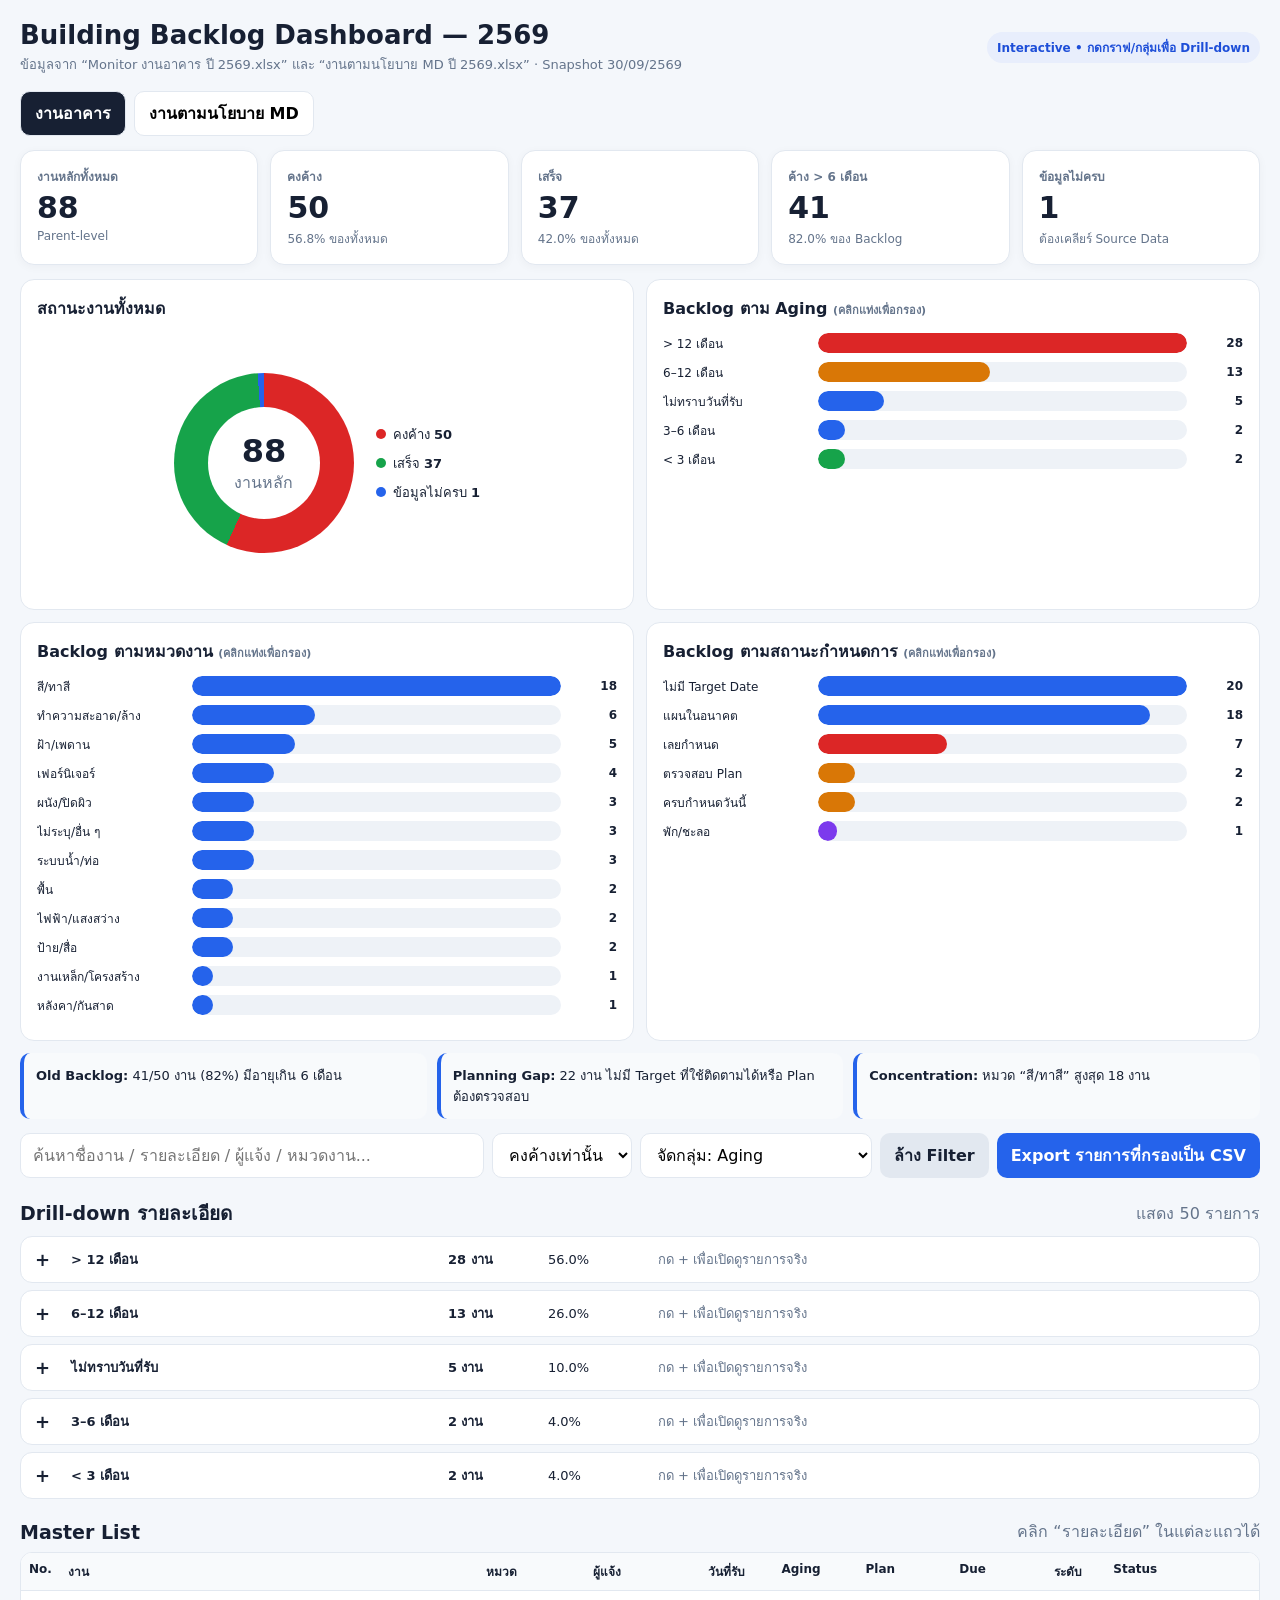
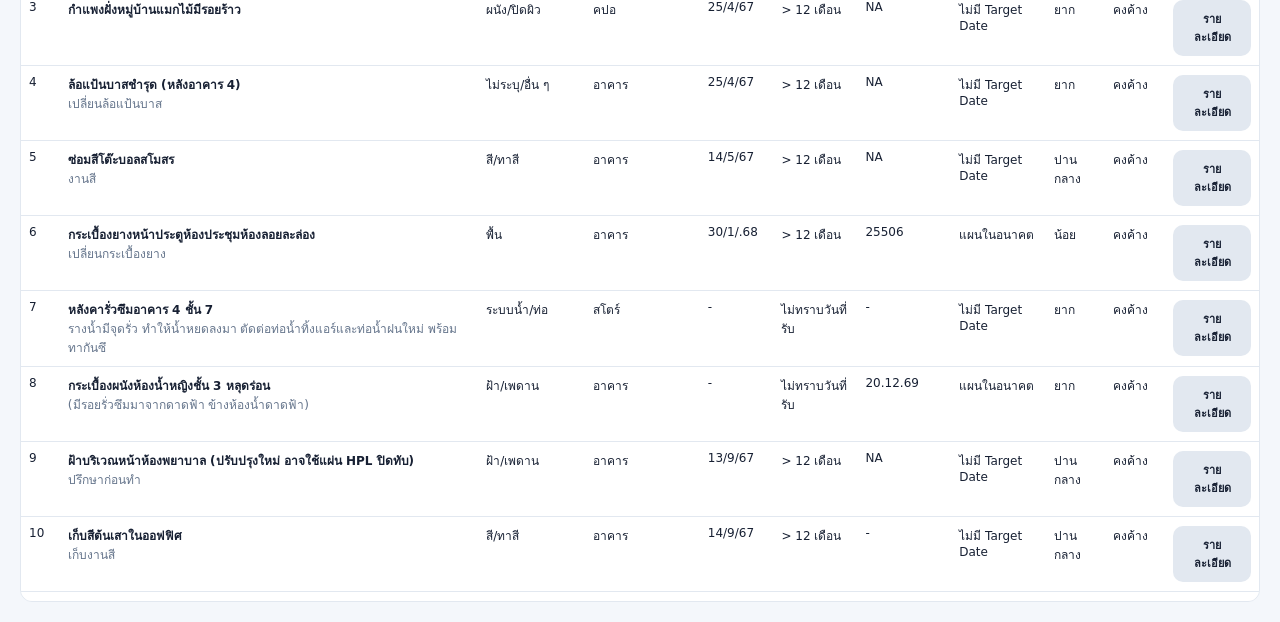
<file: building-backlog-dashboard/index.html>
<!doctype html>
<html lang="th"><head><meta charset="utf-8"><meta name="viewport" content="width=device-width,initial-scale=1">
<title>Practika Building Backlog Dashboard 2569</title>
<style>
:root{--bg:#f4f7fb;--panel:#fff;--ink:#172033;--muted:#64748b;--line:#e2e8f0;--blue:#2563eb;--red:#dc2626;--amber:#d97706;--green:#16a34a;--purple:#7c3aed;--cyan:#0891b2}
*{box-sizing:border-box} body{margin:0;font-family:system-ui,-apple-system,"Segoe UI","Noto Sans Thai",sans-serif;background:var(--bg);color:var(--ink)}
.wrap{max-width:1500px;margin:auto;padding:20px} .topbar{display:flex;gap:12px;align-items:center;justify-content:space-between;margin-bottom:16px;flex-wrap:wrap}
h1{font-size:26px;margin:0} .subtitle{color:var(--muted);font-size:13px;margin-top:4px} .badge{display:inline-flex;align-items:center;padding:6px 10px;border-radius:999px;background:#e8eefc;color:#1d4ed8;font-weight:700;font-size:12px}
.tabs{display:flex;gap:8px;flex-wrap:wrap} .tab{border:1px solid var(--line);background:#fff;border-radius:10px;padding:9px 14px;cursor:pointer;font-weight:700} .tab.active{background:#172033;color:#fff}
.cards{display:grid;grid-template-columns:repeat(5,minmax(150px,1fr));gap:12px;margin:14px 0} .card{background:var(--panel);border:1px solid var(--line);border-radius:14px;padding:16px;box-shadow:0 2px 10px rgba(15,23,42,.04)}
.card .label{color:var(--muted);font-size:12px;font-weight:700} .card .value{font-size:30px;font-weight:850;margin:4px 0} .card .foot{font-size:12px;color:var(--muted)}
.grid2{display:grid;grid-template-columns:1fr 1fr;gap:12px} .panel{background:#fff;border:1px solid var(--line);border-radius:14px;padding:16px;min-width:0} .panel h3{margin:0 0 12px;font-size:16px}
.chart{min-height:290px} .barrow{display:grid;grid-template-columns:minmax(110px,1.2fr) 3fr 48px;gap:8px;align-items:center;margin:9px 0;cursor:pointer} .barrow:hover .bar{filter:brightness(.97)}
.barlabel{font-size:12px;overflow:hidden;text-overflow:ellipsis;white-space:nowrap} .bartrack{height:20px;background:#eef2f7;border-radius:999px;overflow:hidden} .bar{height:100%;border-radius:999px;background:linear-gradient(90deg,#3b82f6,#2563eb);min-width:2px} .barval{font-weight:800;text-align:right;font-size:12px}
.donutwrap{display:flex;gap:22px;align-items:center;justify-content:center;min-height:260px;flex-wrap:wrap} .donut{width:180px;height:180px;border-radius:50%;display:grid;place-items:center;position:relative} .donut:after{content:"";position:absolute;width:112px;height:112px;border-radius:50%;background:#fff} .donutcenter{position:relative;z-index:2;text-align:center} .donutcenter b{font-size:32px;display:block} .legend{display:grid;gap:8px;font-size:13px} .dot{width:10px;height:10px;border-radius:50%;display:inline-block;margin-right:7px}
.controls{display:flex;gap:8px;flex-wrap:wrap;margin:14px 0} input,select,button{font:inherit} input,select{background:#fff;border:1px solid var(--line);border-radius:10px;padding:10px 12px} input{min-width:260px;flex:1} button{border:0;border-radius:10px;padding:10px 14px;cursor:pointer;font-weight:750} .primary{background:#2563eb;color:#fff} .secondary{background:#e2e8f0;color:#172033}
.section-title{display:flex;align-items:center;justify-content:space-between;gap:10px;margin:20px 0 8px} .section-title h2{font-size:19px;margin:0}
summary{list-style:none;cursor:pointer} summary::-webkit-details-marker{display:none} .group{background:#fff;border:1px solid var(--line);border-radius:12px;margin:7px 0;overflow:hidden} .group>summary{padding:12px 14px;display:grid;grid-template-columns:26px minmax(180px,1fr) 90px 100px 1.6fr;gap:10px;align-items:center;font-size:13px} .group>summary:hover{background:#f8fafc} .chev{font-size:18px;font-weight:900} details[open]>.group-summary .chev::before{content:"−"} .chev::before{content:"+"}
.group-list{border-top:1px solid var(--line);padding:0 14px 10px;background:#fbfdff} .item{border-bottom:1px solid #edf2f7;padding:10px 0} .item:last-child{border-bottom:0} .item-head{display:grid;grid-template-columns:52px minmax(240px,2fr) 1fr 1fr 110px 90px;gap:10px;align-items:center;font-size:12px} .item-name{font-weight:750} .pill{padding:3px 8px;border-radius:999px;background:#eef2ff;color:#4338ca;display:inline-block;font-weight:700;font-size:11px} .muted{color:var(--muted)}
.item details{margin-top:6px} .item details summary{font-size:12px;color:#2563eb;font-weight:700} .detailbox{margin-top:7px;background:#f8fafc;border-radius:8px;padding:10px;font-size:12px;display:grid;grid-template-columns:repeat(2,minmax(0,1fr));gap:7px 16px} .detailbox .full{grid-column:1/-1;white-space:pre-wrap}
table{border-collapse:collapse;width:100%;font-size:12px} th,td{padding:9px 8px;border-bottom:1px solid var(--line);text-align:left;vertical-align:top} th{position:sticky;top:0;background:#f8fafc;z-index:1} .tablewrap{max-height:650px;overflow:auto;border:1px solid var(--line);border-radius:12px;background:#fff}
.insight{display:grid;grid-template-columns:repeat(3,1fr);gap:10px;margin-top:12px} .insight>div{padding:12px;border-radius:10px;background:#f8fafc;border-left:4px solid #2563eb;font-size:13px}
.hidden{display:none!important} .warn{color:#b45309} .danger{color:#b91c1c} .good{color:#15803d} .small{font-size:11px}
@media(max-width:900px){.cards{grid-template-columns:repeat(2,1fr)}.grid2{grid-template-columns:1fr}.group>summary{grid-template-columns:26px 1fr 70px}.group>summary>*:nth-child(n+4){display:none}.item-head{grid-template-columns:42px 1fr 90px}.item-head>*:nth-child(3),.item-head>*:nth-child(4),.item-head>*:nth-child(6){display:none}.detailbox{grid-template-columns:1fr}.insight{grid-template-columns:1fr}}
@media print{.controls,.tabs,button{display:none!important} body{background:#fff} .panel,.card,.group{box-shadow:none}}
</style></head>
<body><div class="wrap">
<div class="topbar"><div><h1>Building Backlog Dashboard — 2569</h1><div class="subtitle">ข้อมูลจาก “Monitor งานอาคาร ปี 2569.xlsx” และ “งานตามนโยบาย MD ปี 2569.xlsx” · Snapshot 30/09/2569</div></div><div class="badge">Interactive • กดกราฟ/กลุ่มเพื่อ Drill-down</div></div>
<div class="tabs"><button class="tab active" data-tab="building">งานอาคาร</button><button class="tab" data-tab="md">งานตามนโยบาย MD</button></div>

<section id="buildingTab">
<div class="cards" id="cards"></div>
<div class="grid2">
  <div class="panel chart"><h3>สถานะงานทั้งหมด</h3><div id="statusDonut"></div></div>
  <div class="panel chart"><h3>Backlog ตาม Aging <span class="small muted">(คลิกแท่งเพื่อกรอง)</span></h3><div id="agingChart"></div></div>
  <div class="panel chart"><h3>Backlog ตามหมวดงาน <span class="small muted">(คลิกแท่งเพื่อกรอง)</span></h3><div id="categoryChart"></div></div>
  <div class="panel chart"><h3>Backlog ตามสถานะกำหนดการ <span class="small muted">(คลิกแท่งเพื่อกรอง)</span></h3><div id="dueChart"></div></div>
</div>
<div class="insight" id="insights"></div>
<div class="controls">
<input id="search" placeholder="ค้นหาชื่องาน / รายละเอียด / ผู้แจ้ง / หมวดงาน...">
<select id="statusFilter"><option value="คงค้าง">คงค้างเท่านั้น</option><option value="ALL">ทุกสถานะ</option><option value="เสร็จ">เสร็จ</option><option value="ข้อมูลไม่ครบ">ข้อมูลไม่ครบ</option></select>
<select id="groupBy"><option value="aging">จัดกลุ่ม: Aging</option><option value="category">จัดกลุ่ม: หมวดงาน</option><option value="dueStatus">จัดกลุ่ม: Due Status</option><option value="difficulty">จัดกลุ่ม: ความยาก</option><option value="requester">จัดกลุ่ม: ผู้แจ้ง/เจ้าของเรื่อง</option></select>
<button class="secondary" id="reset">ล้าง Filter</button><button class="primary" id="csv">Export รายการที่กรองเป็น CSV</button>
</div>
<div class="section-title"><h2>Drill-down รายละเอียด</h2><div class="muted" id="resultCount"></div></div>
<div id="drilldown"></div>
<div class="section-title"><h2>Master List</h2><div class="muted">คลิก “รายละเอียด” ในแต่ละแถวได้</div></div>
<div class="tablewrap"><table><thead><tr><th>No.</th><th>งาน</th><th>หมวด</th><th>ผู้แจ้ง</th><th>วันที่รับ</th><th>Aging</th><th>Plan</th><th>Due</th><th>ระดับ</th><th>Status</th><th></th></tr></thead><tbody id="masterBody"></tbody></table></div>
</section>

<section id="mdTab" class="hidden">
<div class="cards" id="mdCards"></div>
<div class="grid2"><div class="panel chart"><h3>สถานะงานตามนโยบาย MD</h3><div id="mdDonut"></div></div><div class="panel chart"><h3>สถานะ Target ของงานที่ยังไม่จบ</h3><div id="mdDueChart"></div></div></div>
<div class="controls"><input id="mdSearch" placeholder="ค้นหางานตามนโยบาย MD..."><select id="mdStatus"><option value="ALL">ทุกสถานะ</option><option value="คงค้าง">คงค้าง</option><option value="พัก/ชะลอ">พัก/ชะลอ</option><option value="เสร็จ">เสร็จ</option></select><button class="secondary" id="mdReset">ล้าง Filter</button></div>
<div class="section-title"><h2>รายละเอียดงาน MD</h2><div class="muted" id="mdCount"></div></div><div class="tablewrap"><table><thead><tr><th>No.</th><th>ชื่องาน</th><th>รับนโยบาย</th><th>Target</th><th>Actual</th><th>Due Status</th><th>Status</th><th>หมายเหตุ</th></tr></thead><tbody id="mdBody"></tbody></table></div>
</section>
</div>
<script>
const DATA=[{"id": 1, "excelRow": 5, "name": "พื้นตัวหนอนทรุด บริเวณที่จอดรถผู้มาติดต่อข้างสระ", "nameRaw": "พื้นตัวหนอนทรุด บริเวณที่จอดรถผู้มาติดต่อข้างสระ", "categoryRaw": "พื้น", "category": "พื้น", "requester": "อาคาร", "receivedRaw": "21/2/67", "received": "21/02/2567", "planRaw": "25384", "plan": "30/06/2569", "actualRaw": "25358", "actual": "04/06/2569", "detail": "", "difficulty": "ยากมาก", "status": "เสร็จ", "aging": "", "ageDays": 952, "dueStatus": "", "repairNo": ""}, {"id": 3, "excelRow": 6, "name": "กำแพงฝั่งหมู่บ้านแมกไม้มีรอยร้าว", "nameRaw": "กำแพงฝั่งหมู่บ้านแมกไม้มีรอยร้าว", "categoryRaw": "ผนัง", "category": "ผนัง/ปิดผิว", "requester": "คปอ", "receivedRaw": "25/4/67", "received": "25/04/2567", "planRaw": "NA", "plan": "", "actualRaw": "", "actual": "", "detail": "", "difficulty": "ยาก", "status": "คงค้าง", "aging": "> 12 เดือน", "ageDays": 888, "dueStatus": "ไม่มี Target Date", "repairNo": ""}, {"id": 4, "excelRow": 7, "name": "ล้อแป้นบาสชำรุด (หลังอาคาร 4)", "nameRaw": "ล้อแป้นบาสชำรุด (หลังอาคาร 4)", "categoryRaw": "", "category": "ไม่ระบุ/อื่น ๆ", "requester": "อาคาร", "receivedRaw": "25/4/67", "received": "25/04/2567", "planRaw": "NA", "plan": "", "actualRaw": "", "actual": "", "detail": "เปลี่ยนล้อแป้นบาส", "difficulty": "ยาก", "status": "คงค้าง", "aging": "> 12 เดือน", "ageDays": 888, "dueStatus": "ไม่มี Target Date", "repairNo": ""}, {"id": 5, "excelRow": 8, "name": "ซ่อมสีโต๊ะบอลสโมสร", "nameRaw": "ซ่อมสีโต๊ะบอลสโมสร", "categoryRaw": "สี", "category": "สี/ทาสี", "requester": "อาคาร", "receivedRaw": "14/5/67", "received": "14/05/2567", "planRaw": "NA", "plan": "", "actualRaw": "", "actual": "", "detail": "งานสี", "difficulty": "ปานกลาง", "status": "คงค้าง", "aging": "> 12 เดือน", "ageDays": 869, "dueStatus": "ไม่มี Target Date", "repairNo": ""}, {"id": 6, "excelRow": 9, "name": "กระเบื้องยางหน้าประตูห้องประชุมห้องลอยละล่อง", "nameRaw": "กระเบื้องยางหน้าประตูห้องประชุมห้องลอยละล่อง", "categoryRaw": "พื้น", "category": "พื้น", "requester": "อาคาร", "receivedRaw": "30/1/.68", "received": "30/01/2568", "planRaw": "25506", "plan": "30/10/2569", "actualRaw": "", "actual": "", "detail": "เปลี่ยนกระเบื้องยาง", "difficulty": "น้อย", "status": "คงค้าง", "aging": "> 12 เดือน", "ageDays": 608, "dueStatus": "แผนในอนาคต", "repairNo": ""}, {"id": 7, "excelRow": 10, "name": "หลังคารั่วซึมอาคาร 4 ชั้น 7", "nameRaw": "หลังคารั่วซึมอาคาร 4 ชั้น 7", "categoryRaw": "หลังคา", "category": "ระบบน้ำ/ท่อ", "requester": "สโตร์", "receivedRaw": "", "received": "", "planRaw": "", "plan": "", "actualRaw": "", "actual": "", "detail": "รางน้ำมีจุดรั่ว ทำให้น้ำหยดลงมา ตัดต่อท่อน้ำทิ้งแอร์และท่อน้ำฝนใหม่ พร้อมทากันซึม", "difficulty": "ยาก", "status": "คงค้าง", "aging": "ไม่ทราบวันที่รับ", "ageDays": null, "dueStatus": "ไม่มี Target Date", "repairNo": ""}, {"id": 8, "excelRow": 11, "name": "กระเบื้องผนังห้องน้ำหญิงชั้น 3 หลุดร่อน", "nameRaw": "กระเบื้องผนังห้องน้ำหญิงชั้น 3 หลุดร่อน", "categoryRaw": "ฝ้าเพดาน", "category": "ฝ้า/เพดาน", "requester": "อาคาร", "receivedRaw": "", "received": "", "planRaw": "20.12.69", "plan": "20/12/2569", "actualRaw": "", "actual": "", "detail": "(มีรอยรั่วซึมมาจากดาดฟ้า ข้างห้องน้ำดาดฟ้า)", "difficulty": "ยาก", "status": "คงค้าง", "aging": "ไม่ทราบวันที่รับ", "ageDays": null, "dueStatus": "แผนในอนาคต", "repairNo": ""}, {"id": 9, "excelRow": 12, "name": "ฝ้าบริเวณหน้าห้องพยาบาล (ปรับปรุงใหม่ อาจใช้แผ่น HPL ปิดทับ)", "nameRaw": "ฝ้าบริเวณหน้าห้องพยาบาล (ปรับปรุงใหม่ อาจใช้แผ่น HPL ปิดทับ)", "categoryRaw": "ฝ้าเพดาน", "category": "ฝ้า/เพดาน", "requester": "อาคาร", "receivedRaw": "13/9/67", "received": "13/09/2567", "planRaw": "NA", "plan": "", "actualRaw": "", "actual": "", "detail": "ปรึกษาก่อนทำ", "difficulty": "ปานกลาง", "status": "คงค้าง", "aging": "> 12 เดือน", "ageDays": 747, "dueStatus": "ไม่มี Target Date", "repairNo": ""}, {"id": 10, "excelRow": 13, "name": "เก็บสีต้นเสาในออฟฟิศ", "nameRaw": "เก็บสีต้นเสาในออฟฟิศ", "categoryRaw": "สี", "category": "สี/ทาสี", "requester": "อาคาร", "receivedRaw": "14/9/67", "received": "14/09/2567", "planRaw": "", "plan": "", "actualRaw": "", "actual": "", "detail": "เก็บงานสี", "difficulty": "ปานกลาง", "status": "คงค้าง", "aging": "> 12 เดือน", "ageDays": 746, "dueStatus": "ไม่มี Target Date", "repairNo": ""}, {"id": 11, "excelRow": 14, "name": "ทำสีถังขยะเหล็กในอออฟฟิศ พร้อมเปลี่ยนป้าย", "nameRaw": "ทำสีถังขยะเหล็กในอออฟฟิศ พร้อมเปลี่ยนป้าย", "categoryRaw": "ป้าย", "category": "สี/ทาสี", "requester": "ไม่ระบุ", "receivedRaw": "22/10/.67", "received": "22/10/2567", "planRaw": "30.4.69", "plan": "30/04/2569", "actualRaw": "", "actual": "", "detail": "", "difficulty": "ปานกลาง", "status": "คงค้าง", "aging": "> 12 เดือน", "ageDays": 708, "dueStatus": "เลยกำหนด", "repairNo": ""}, {"id": 13, "excelRow": 15, "name": "ผนังทางลงบันใดหนีไฟผลิต 5   ชำรุด", "nameRaw": "ผนังทางลงบันใดหนีไฟผลิต 5   ชำรุด", "categoryRaw": "ผนัง", "category": "ผนัง/ปิดผิว", "requester": "จป.", "receivedRaw": "28/11/.67", "received": "28/11/2567", "planRaw": "", "plan": "", "actualRaw": "", "actual": "", "detail": "ซ่อมผนังใหม่", "difficulty": "ยากมาก", "status": "คงค้าง", "aging": "> 12 เดือน", "ageDays": 671, "dueStatus": "ไม่มี Target Date", "repairNo": ""}, {"id": 14, "excelRow": 16, "name": "ทำความสะอาดแผ่นบานเกล็ดช่องลมหลังเครื่องปิดขอบ ผลิต 5", "nameRaw": "ทำความสะอาดแผ่นบานเกล็ดช่องลมหลังเครื่องปิดขอบ ผลิต 5", "categoryRaw": "ความสะอาด", "category": "ทำความสะอาด/ล้าง", "requester": "ผลิต 5", "receivedRaw": "28/11/.67", "received": "28/11/2567", "planRaw": "", "plan": "", "actualRaw": "", "actual": "", "detail": "ทำความสะอาดคราบปูน/ตะกรัน", "difficulty": "น้อย", "status": "คงค้าง", "aging": "> 12 เดือน", "ageDays": 671, "dueStatus": "ไม่มี Target Date", "repairNo": ""}, {"id": 15, "excelRow": 17, "name": "ทำสีผนังด้านหลังถังขยะในออฟฟิศ", "nameRaw": "ทำสีผนังด้านหลังถังขยะในออฟฟิศ", "categoryRaw": "สี", "category": "สี/ทาสี", "requester": "ไม่ระบุ", "receivedRaw": "5/12/.67", "received": "05/12/2567", "planRaw": "", "plan": "", "actualRaw": "", "actual": "", "detail": "", "difficulty": "ปานกลาง", "status": "คงค้าง", "aging": "> 12 เดือน", "ageDays": 664, "dueStatus": "ไม่มี Target Date", "repairNo": ""}, {"id": 16, "excelRow": 18, "name": "เปลี่ยนปลั๊กไฟโต๊ะทำงานในส่วนที่ชำรุดและไม่สมบูรณ์", "nameRaw": "เปลี่ยนปลั๊กไฟโต๊ะทำงานในส่วนที่ชำรุดและไม่สมบูรณ์", "categoryRaw": "ระบบไฟฟ้า", "category": "เฟอร์นิเจอร์", "requester": "MM", "receivedRaw": "20/2/.68", "received": "20/02/2568", "planRaw": "30/3./69", "plan": "", "actualRaw": "27.3.69", "actual": "27/03/2569", "detail": "ไล่เปลี่ยนปลั๊กไฟตามโต๊ะทำงานที่ชำรุด/ไม่สมบูรณ์", "difficulty": "ปานกลาง", "status": "เสร็จ", "aging": "", "ageDays": 587, "dueStatus": "", "repairNo": ""}, {"id": 17, "excelRow": 19, "name": "ติดตั้งราวกันตกเพิ่มเติม บริเวณบันใดกลางอาคาร 2 ชั้น 5-7", "nameRaw": "ติดตั้งราวกันตกเพิ่มเติม บริเวณบันใดกลางอาคาร 2 ชั้น 5-7", "categoryRaw": "งานเหล็ก", "category": "งานเหล็ก/โครงสร้าง", "requester": "คปอ", "receivedRaw": "20/2/.68", "received": "20/02/2568", "planRaw": "25/12/.69", "plan": "25/12/2569", "actualRaw": "", "actual": "", "detail": "จากการสำรวจ ต้องเพิ่มราวเหล็ก", "difficulty": "ยาก", "status": "คงค้าง", "aging": "> 12 เดือน", "ageDays": 587, "dueStatus": "แผนในอนาคต", "repairNo": ""}, {"id": 18, "excelRow": 20, "name": "งานสำรวจเฟอร์นิเจอร์ต่างๆ เพื่อปรับปรุง", "nameRaw": "งานสำรวจเฟอร์นิเจอร์ต่างๆ เพื่อปรับปรุง", "categoryRaw": "", "category": "เฟอร์นิเจอร์", "requester": "ไม่ระบุ", "receivedRaw": "23/4/.68", "received": "23/04/2568", "planRaw": "30/6/.68", "plan": "30/06/2568", "actualRaw": "", "actual": "", "detail": "อยู่ในขึ้นตอนสำรวจ และทำเอกสารให้ผลิตดำเนินการ", "difficulty": "ไม่ระบุ", "status": "คงค้าง", "aging": "> 12 เดือน", "ageDays": 525, "dueStatus": "เลยกำหนด", "repairNo": ""}, {"id": 19, "excelRow": 21, "name": "แก้ไขรอยแตกใต้ท้องพื้น ชั้น 1 ข้างประตูทางออกไปร้านกาแฟ เพดานร้านกาแฟ และใต้ดาดฟ้าอาคาร 2", "nameRaw": "แก้ไขรอยแตกใต้ท้องพื้น ชั้น 1 ข้างประตูทางออกไปร้านกาแฟ เพดานร้านกาแฟ และใต้ดาดฟ้าอาคาร 2", "categoryRaw": "พื้น", "category": "ฝ้า/เพดาน", "requester": "อาคาร", "receivedRaw": "4.4.68", "received": "04/04/2568", "planRaw": "31.4.69", "plan": "", "actualRaw": "", "actual": "", "detail": "แก้ไขงานปูน", "difficulty": "ปานกลาง", "status": "คงค้าง", "aging": "> 12 เดือน", "ageDays": 544, "dueStatus": "ตรวจสอบ Plan", "repairNo": ""}, {"id": 20, "excelRow": 22, "name": "มีคราบน้ำรั่วซึมชานพักบันใดทางขึ้นออฟฟิศชั้น 3", "nameRaw": "มีคราบน้ำรั่วซึมชานพักบันใดทางขึ้นออฟฟิศชั้น 3", "categoryRaw": "", "category": "สี/ทาสี", "requester": "อาคาร", "receivedRaw": "5.6.68", "received": "05/06/2568", "planRaw": "25.12.69", "plan": "25/12/2569", "actualRaw": "", "actual": "", "detail": "ตรวจสอบและแก้ไข รอยรั่วซึม พร้อมทำสีใหม่", "difficulty": "ยาก", "status": "คงค้าง", "aging": "> 12 เดือน", "ageDays": 482, "dueStatus": "แผนในอนาคต", "repairNo": ""}, {"id": 21, "excelRow": 23, "name": "ซ่อมฝ้าและวงกบประตูห้อง GM", "nameRaw": "ซ่อมฝ้าและวงกบประตูห้อง GM", "categoryRaw": "", "category": "สี/ทาสี", "requester": "พี่หรั่ง", "receivedRaw": "13.6.68", "received": "13/06/2568", "planRaw": "30.10.69", "plan": "30/10/2569", "actualRaw": "", "actual": "", "detail": "งานซ่อมฝ้า ทาสี และซ่อมผิววงกบประตูห้อง GM", "difficulty": "ปานกลาง", "status": "คงค้าง", "aging": "> 12 เดือน", "ageDays": 474, "dueStatus": "แผนในอนาคต", "repairNo": ""}, {"id": 22, "excelRow": 24, "name": "หาแนวทางเพิ่มไฟแสงสว่างส่องบอร์ด", "nameRaw": "หาแนวทางเพิ่มไฟแสงสว่างส่องบอร์ด", "categoryRaw": "", "category": "ไฟฟ้า/แสงสว่าง", "requester": "พี่ป๊อป", "receivedRaw": "17.6.68", "received": "17/06/2568", "planRaw": "", "plan": "", "actualRaw": "", "actual": "", "detail": "", "difficulty": "ยาก", "status": "คงค้าง", "aging": "> 12 เดือน", "ageDays": 470, "dueStatus": "ไม่มี Target Date", "repairNo": ""}, {"id": 23, "excelRow": 25, "name": "ขัดทำความสะอาด", "nameRaw": "ขัดทำความสะอาด", "categoryRaw": "ความสะอาด", "category": "ทำความสะอาด/ล้าง", "requester": "พี่ป๊อป", "receivedRaw": "17.6.68", "received": "17/06/2568", "planRaw": "", "plan": "", "actualRaw": "", "actual": "", "detail": "ทำความสะอาดชั้นวางของ", "difficulty": "ปานกลาง", "status": "เสร็จ", "aging": "", "ageDays": 470, "dueStatus": "", "repairNo": ""}, {"id": 24, "excelRow": 26, "name": "ทาสีโต๊ะฟ้าใหม่และซ่อม", "nameRaw": "ทาสีโต๊ะฟ้าใหม่และซ่อม", "categoryRaw": "สี", "category": "สี/ทาสี", "requester": "พี่ป๊อป", "receivedRaw": "17.6.68", "received": "17/06/2568", "planRaw": "25.12.69", "plan": "25/12/2569", "actualRaw": "", "actual": "", "detail": "ทาสี", "difficulty": "ปานกลาง", "status": "คงค้าง", "aging": "> 12 เดือน", "ageDays": 470, "dueStatus": "แผนในอนาคต", "repairNo": ""}, {"id": 25, "excelRow": 27, "name": "ทาสีขาว-แดง", "nameRaw": "ทาสีขาว-แดง", "categoryRaw": "สี", "category": "สี/ทาสี", "requester": "พี่ป๊อป", "receivedRaw": "17.6.68", "received": "17/06/2568", "planRaw": "30.3.69", "plan": "30/03/2569", "actualRaw": "8.1.69", "actual": "08/01/2569", "detail": "ทาสีขาว-แดง", "difficulty": "น้อย", "status": "เสร็จ", "aging": "", "ageDays": 470, "dueStatus": "", "repairNo": ""}, {"id": 26, "excelRow": 28, "name": "เปลี่ยนป้ายใหม่", "nameRaw": "เปลี่ยนป้ายใหม่", "categoryRaw": "ป้าย", "category": "ป้าย/สื่อ", "requester": "พี่ป๊อป", "receivedRaw": "17.6.68", "received": "17/06/2568", "planRaw": "25.12.69", "plan": "25/12/2569", "actualRaw": "", "actual": "", "detail": "", "difficulty": "น้อย", "status": "คงค้าง", "aging": "> 12 เดือน", "ageDays": 470, "dueStatus": "แผนในอนาคต", "repairNo": ""}, {"id": 27, "excelRow": 29, "name": "ปรับปรุ่งป้ายถังขยะ และเปลี่ยนถังที่ชำรุด", "nameRaw": "ปรับปรุ่งป้ายถังขยะ และเปลี่ยนถังที่ชำรุด", "categoryRaw": "ป้าย", "category": "ป้าย/สื่อ", "requester": "พี่ป๊อป", "receivedRaw": "17.6.68", "received": "17/06/2568", "planRaw": "30.9.68", "plan": "30/09/2568", "actualRaw": "15.9.68", "actual": "15/09/2568", "detail": "ไล่เปลี่ยนสติ๊กเกอร์ถังขยะ", "difficulty": "น้อย", "status": "เสร็จ", "aging": "", "ageDays": 470, "dueStatus": "", "repairNo": ""}, {"id": 28, "excelRow": 30, "name": "ทำสีถังขยะรีไซเคิลใหม่", "nameRaw": "ทำสีถังขยะรีไซเคิลใหม่", "categoryRaw": "สี", "category": "สี/ทาสี", "requester": "พี่ป๊อป", "receivedRaw": "17.6.68", "received": "17/06/2568", "planRaw": "30.9.68", "plan": "30/09/2568", "actualRaw": "", "actual": "", "detail": "", "difficulty": "ปานกลาง", "status": "คงค้าง", "aging": "> 12 เดือน", "ageDays": 470, "dueStatus": "เลยกำหนด", "repairNo": ""}, {"id": 29, "excelRow": 31, "name": "ทำสีผ้าสามเหลี่ยม ลานไม้ชั้น 2 ใหม่ /เปลี่ยนใหม่", "nameRaw": "ทำสีผ้าสามเหลี่ยม ลานไม้ชั้น 2 ใหม่ /เปลี่ยนใหม่", "categoryRaw": "สี", "category": "สี/ทาสี", "requester": "อาคาร", "receivedRaw": "17.6.68", "received": "17/06/2568", "planRaw": "30.10.69", "plan": "30/10/2569", "actualRaw": "31.7.69", "actual": "31/07/2569", "detail": "ทำสีใหม่ / นำผ้าไปซักและทำสี", "difficulty": "น้อย", "status": "คงค้าง", "aging": "> 12 เดือน", "ageDays": 470, "dueStatus": "แผนในอนาคต", "repairNo": ""}, {"id": 30, "excelRow": 32, "name": "สีพื้นขอบกระจกรอบบันใดชั้น 2 สีหลุดร่อนรอบบันใดกลางชั้น 2", "nameRaw": "สีพื้นขอบกระจกรอบบันใดชั้น 2 สีหลุดร่อนรอบบันใดกลางชั้น 2", "categoryRaw": "สี", "category": "สี/ทาสี", "requester": "อาคาร", "receivedRaw": "20.6.68", "received": "20/06/2568", "planRaw": "26.12.69", "plan": "26/12/2569", "actualRaw": "", "actual": "", "detail": "งานสี สีลอก เก็บสี", "difficulty": "ยาก", "status": "คงค้าง", "aging": "> 12 เดือน", "ageDays": 467, "dueStatus": "แผนในอนาคต", "repairNo": ""}, {"id": 31, "excelRow": 33, "name": "ทำความสะอาดหลังแอร์ / หลังตู้เอกสาร", "nameRaw": "ทำความสะอาดหลังแอร์ / หลังตู้เอกสาร", "categoryRaw": "ความสะอาด", "category": "ทำความสะอาด/ล้าง", "requester": "พี่หรั่ง", "receivedRaw": "20.6.68", "received": "20/06/2568", "planRaw": "28.2.69", "plan": "28/02/2569", "actualRaw": "", "actual": "", "detail": "ทำความสะอาดคราบสกปรก/ฝุ่น", "difficulty": "ยาก", "status": "เสร็จ", "aging": "", "ageDays": 467, "dueStatus": "", "repairNo": ""}, {"id": 32, "excelRow": 34, "name": "ซ่อมงานฝ้าเพดาน", "nameRaw": "ซ่อมงานฝ้าเพดาน", "categoryRaw": "ฝ้าเพดาน", "category": "ฝ้า/เพดาน", "requester": "พี่ป๊อป", "receivedRaw": "28.6.68", "received": "28/06/2568", "planRaw": "26.12.69", "plan": "26/12/2569", "actualRaw": "", "actual": "", "detail": "แก้ไขงานฝ้า และเก็บความเรียบร้อย", "difficulty": "ปานกลาง", "status": "คงค้าง", "aging": "> 12 เดือน", "ageDays": 459, "dueStatus": "แผนในอนาคต", "repairNo": ""}, {"id": 33, "excelRow": 35, "name": "ซ่อมบัวกระจก", "nameRaw": "ซ่อมบัวกระจก", "categoryRaw": "", "category": "ไม่ระบุ/อื่น ๆ", "requester": "พี่ป๊อป", "receivedRaw": "28.6.68", "received": "28/06/2568", "planRaw": "26.12.69", "plan": "26/12/2569", "actualRaw": "", "actual": "", "detail": "แก้ไขขอบกระจก", "difficulty": "น้อย", "status": "คงค้าง", "aging": "> 12 เดือน", "ageDays": 459, "dueStatus": "แผนในอนาคต", "repairNo": ""}, {"id": 34, "excelRow": 36, "name": "ซ่อมประตูช่องเก็บตู้ดับเพลิง", "nameRaw": "ซ่อมประตูช่องเก็บตู้ดับเพลิง", "categoryRaw": "", "category": "เฟอร์นิเจอร์", "requester": "พี่ป๊อป", "receivedRaw": "28.6.68", "received": "28/06/2568", "planRaw": "25.12.68", "plan": "25/12/2568", "actualRaw": "", "actual": "", "detail": "", "difficulty": "ปานกลาง", "status": "เสร็จ", "aging": "", "ageDays": 459, "dueStatus": "", "repairNo": ""}, {"id": 35, "excelRow": 37, "name": "ทำความสะอาด", "nameRaw": "ทำความสะอาด", "categoryRaw": "สี", "category": "ทำความสะอาด/ล้าง", "requester": "พี่ป๊อป", "receivedRaw": "28.6.68", "received": "28/06/2568", "planRaw": "25.12.68", "plan": "25/12/2568", "actualRaw": "18.2.69", "actual": "18/02/2569", "detail": "เคลียร์ทำความสะอาด ทาสีไม้ที่นั่งใหม่", "difficulty": "ปานกลาง", "status": "เสร็จ", "aging": "", "ageDays": 459, "dueStatus": "", "repairNo": ""}, {"id": 36, "excelRow": 38, "name": "ซ่อมตู้", "nameRaw": "ซ่อมตู้", "categoryRaw": "", "category": "เฟอร์นิเจอร์", "requester": "พี่ป๊อป", "receivedRaw": "28.6.68", "received": "28/06/2568", "planRaw": "25.12.68", "plan": "25/12/2568", "actualRaw": "", "actual": "", "detail": "", "difficulty": "ปานกลาง", "status": "คงค้าง", "aging": "> 12 เดือน", "ageDays": 459, "dueStatus": "เลยกำหนด", "repairNo": ""}, {"id": 38, "excelRow": 39, "name": "ทำความสะอาดผนัง รอยคราบน้ำ", "nameRaw": "", "categoryRaw": "ทำความสะอาด", "category": "ทำความสะอาด/ล้าง", "requester": "พี่ป๊อป", "receivedRaw": "", "received": "", "planRaw": "15.12.68", "plan": "15/12/2568", "actualRaw": "", "actual": "", "detail": "ทำความสะอาดผนัง รอยคราบน้ำ", "difficulty": "น้อย", "status": "คงค้าง", "aging": "ไม่ทราบวันที่รับ", "ageDays": null, "dueStatus": "เลยกำหนด", "repairNo": ""}, {"id": 39, "excelRow": 40, "name": "ทำสีใหม่ ทำป้ายใหม่ และเพิ่มถังขยะ กำหนด 30/5/69\n(ลองทำแล้ว15/5/69 Mdชะรอข้อสรุปแบบใหม่)", "nameRaw": "", "categoryRaw": "", "category": "สี/ทาสี", "requester": "พี่ป๊อป", "receivedRaw": "", "received": "", "planRaw": "30.5.69", "plan": "30/05/2569", "actualRaw": "", "actual": "", "detail": "ทำสีใหม่ ทำป้ายใหม่ และเพิ่มถังขยะ กำหนด 30/5/69\n(ลองทำแล้ว15/5/69 Mdชะรอข้อสรุปแบบใหม่)", "difficulty": "ปานกลาง", "status": "คงค้าง", "aging": "ไม่ทราบวันที่รับ", "ageDays": null, "dueStatus": "เลยกำหนด", "repairNo": ""}, {"id": 40, "excelRow": 41, "name": "แก้ไขโต๊ะสโมสร ผิวบวม ชำรุด / ทำสีเก้าอี้ ที่ขึ้นสนิม", "nameRaw": "", "categoryRaw": "โต๊ะ เก้าอี้ สโมรสร", "category": "สี/ทาสี", "requester": "พี่ป๊อป", "receivedRaw": "26.6.68", "received": "26/06/2568", "planRaw": "25.12.68", "plan": "25/12/2568", "actualRaw": "13.1.69", "actual": "13/01/2569", "detail": "แก้ไขโต๊ะสโมสร ผิวบวม ชำรุด / ทำสีเก้าอี้ ที่ขึ้นสนิม", "difficulty": "ปานกลาง", "status": "เสร็จ", "aging": "", "ageDays": 461, "dueStatus": "", "repairNo": ""}, {"id": 41, "excelRow": 42, "name": "เก้าอี้สำรองใช้งาน ทำสีและป้ายระบุ", "nameRaw": "", "categoryRaw": "", "category": "สี/ทาสี", "requester": "พี่ป๊อป", "receivedRaw": "26.6.68", "received": "26/06/2568", "planRaw": "25.12.68", "plan": "25/12/2568", "actualRaw": "", "actual": "", "detail": "เก้าอี้สำรองใช้งาน ทำสีและป้ายระบุ", "difficulty": "น้อยสุด", "status": "เสร็จ", "aging": "", "ageDays": 461, "dueStatus": "", "repairNo": ""}, {"id": 42, "excelRow": 43, "name": "ทำความสะอาดคราบตะไคร่", "nameRaw": "ทำความสะอาดคราบตะไคร่", "categoryRaw": "ทำความสะอาด", "category": "ทำความสะอาด/ล้าง", "requester": "พี่ป๊อป", "receivedRaw": "4.8.68", "received": "04/08/2568", "planRaw": "", "plan": "", "actualRaw": "", "actual": "", "detail": "ทำความสะอาด", "difficulty": "ปานกลาง", "status": "คงค้าง", "aging": "> 12 เดือน", "ageDays": 422, "dueStatus": "ไม่มี Target Date", "repairNo": ""}, {"id": 43, "excelRow": 44, "name": "ปรับปรุง /เทพื้น", "nameRaw": "ปรับปรุง /เทพื้น", "categoryRaw": "", "category": "พื้น", "requester": "พี่ป๊อป", "receivedRaw": "4.8.68", "received": "04/08/2568", "planRaw": "", "plan": "", "actualRaw": "", "actual": "", "detail": "", "difficulty": "ปานกลาง", "status": "คงค้าง", "aging": "> 12 เดือน", "ageDays": 422, "dueStatus": "ไม่มี Target Date", "repairNo": ""}, {"id": 44, "excelRow": 45, "name": "เคลียร์ / กำจัดวัชพืช", "nameRaw": "เคลียร์ / กำจัดวัชพืช", "categoryRaw": "วัชพืช", "category": "ทำความสะอาด/ล้าง", "requester": "พี่ป๊อป", "receivedRaw": "4.8.68", "received": "04/08/2568", "planRaw": "", "plan": "", "actualRaw": "", "actual": "", "detail": "กำจัดวัชพืช ทำความสะอาด", "difficulty": "น้อย", "status": "เสร็จ", "aging": "", "ageDays": 422, "dueStatus": "", "repairNo": ""}, {"id": 45, "excelRow": 46, "name": "ทาสีใหม่", "nameRaw": "", "categoryRaw": "ทาสี", "category": "สี/ทาสี", "requester": "พี่ป๊อป", "receivedRaw": "4.8.68", "received": "04/08/2568", "planRaw": "", "plan": "", "actualRaw": "", "actual": "", "detail": "ทาสีใหม่", "difficulty": "ไม่ระบุ", "status": "เสร็จ", "aging": "", "ageDays": 422, "dueStatus": "", "repairNo": ""}, {"id": 47, "excelRow": 47, "name": "รอยแตกผนังห้องน้ำนายชั้น 3", "nameRaw": "รอยแตกผนังห้องน้ำนายชั้น 3", "categoryRaw": "ปิดผิว", "category": "ผนัง/ปิดผิว", "requester": "พี่หรั่ง", "receivedRaw": "26.8.68", "received": "26/08/2568", "planRaw": "", "plan": "", "actualRaw": "", "actual": "", "detail": "ซ่อมตุ้วางของในห้องน้ำ", "difficulty": "ยาก", "status": "คงค้าง", "aging": "> 12 เดือน", "ageDays": 400, "dueStatus": "ไม่มี Target Date", "repairNo": ""}, {"id": 37, "excelRow": 48, "name": "ทำสีเก้าอี้ที่ถลอก ห้องลอยละล่อง ทำสีใหม่แล้ว อยู่ระหว่างให้ gm พิจารณา *** นำเก้าอี้ไปให้ผลิต 3 ทำสีใหม่ 13/5/69", "nameRaw": "", "categoryRaw": "สี", "category": "สี/ทาสี", "requester": "พี่ป๊อป", "receivedRaw": "28.1.69", "received": "28/01/2569", "planRaw": "22.5.69", "plan": "22/05/2569", "actualRaw": "22.5.69", "actual": "22/05/2569", "detail": "ทำสีเก้าอี้ที่ถลอก ห้องลอยละล่อง ทำสีใหม่แล้ว อยู่ระหว่างให้ gm พิจารณา *** นำเก้าอี้ไปให้ผลิต 3 ทำสีใหม่ 13/5/69", "difficulty": "ปานกลาง", "status": "เสร็จ", "aging": "", "ageDays": 245, "dueStatus": "", "repairNo": ""}, {"id": 48, "excelRow": 49, "name": "เก็บงานสีห้อง KM", "nameRaw": "เก็บงานสีห้อง KM", "categoryRaw": "ทาสี", "category": "สี/ทาสี", "requester": "พี่ป๊อบ", "receivedRaw": "9.9.68", "received": "09/09/2568", "planRaw": "", "plan": "", "actualRaw": "", "actual": "", "detail": "เก็บงานสี", "difficulty": "น้อย", "status": "คงค้าง", "aging": "> 12 เดือน", "ageDays": 386, "dueStatus": "ไม่มี Target Date", "repairNo": ""}, {"id": 49, "excelRow": 50, "name": "เปลี่ยนตะแกรงรางน้ำ เกรตติ้ง ขอบหญ้าแดงที่ แตก/หัก", "nameRaw": "เปลี่ยนตะแกรงรางน้ำ เกรตติ้ง ขอบหญ้าแดงที่ แตก/หัก", "categoryRaw": "", "category": "ระบบน้ำ/ท่อ", "requester": "อาคาร", "receivedRaw": "18.9.68", "received": "18/09/2568", "planRaw": "30.01.69", "plan": "30/01/2569", "actualRaw": "29.1.69", "actual": "29/01/2569", "detail": "เปลี่ยนตะแกรง รางน้ำขอบหญ้าแดง", "difficulty": "ไม่ระบุ", "status": "เสร็จ", "aging": "", "ageDays": 377, "dueStatus": "", "repairNo": ""}, {"id": 50, "excelRow": 51, "name": "แก้ไขท่อน้ำที่มีรั่วตามด / ขึ้นสนิม", "nameRaw": "แก้ไขท่อน้ำที่มีรั่วตามด / ขึ้นสนิม", "categoryRaw": "", "category": "ระบบน้ำ/ท่อ", "requester": "ตรวจอาคาร", "receivedRaw": "3.10.68", "received": "03/10/2568", "planRaw": "30.3.69", "plan": "30/03/2569", "actualRaw": "", "actual": "", "detail": "ใช้ประกับ แก้ไขชั่วคราว และทำงบประมาณเปลี่ยนท่อ / ใช้ sup คุณเติ้ลดำเนินการ", "difficulty": "ยาก", "status": "เสร็จ", "aging": "", "ageDays": 362, "dueStatus": "", "repairNo": ""}, {"id": 51, "excelRow": 52, "name": "ตรวจสอบโครงเหล็กฟาซาด หลังสโตร์ สนิม และทำแผนดำเนินการแก้ไข", "nameRaw": "ตรวจสอบโครงเหล็กฟาซาด หลังสโตร์ สนิม และทำแผนดำเนินการแก้ไข", "categoryRaw": "ทาสี", "category": "สี/ทาสี", "requester": "ตรวจอาคาร", "receivedRaw": "3.10.68", "received": "03/10/2568", "planRaw": "30.5.69", "plan": "30/05/2569", "actualRaw": "30.5.69", "actual": "30/05/2569", "detail": "ทำแผนงาน ให้ผู้รับเหมา เข้าสำรวจพื้นที่ เพื่อเสนอราคา", "difficulty": "ยากมาก", "status": "เสร็จ", "aging": "", "ageDays": 362, "dueStatus": "", "repairNo": ""}, {"id": 52, "excelRow": 53, "name": "หาแนวทางแก้ไขน้ำขังบริเวณที่จอดรถริมคลอง", "nameRaw": "หาแนวทางแก้ไขน้ำขังบริเวณที่จอดรถริมคลอง", "categoryRaw": "", "category": "ไม่ระบุ/อื่น ๆ", "requester": "พี่หรั่ง", "receivedRaw": "4.10.68", "received": "04/10/2568", "planRaw": "NA", "plan": "", "actualRaw": "", "actual": "", "detail": "หาแนวทางแก้ไขปัญหาน้ำขังบริเวณที่จอดรถริมคลอง", "difficulty": "ยากมาก", "status": "คงค้าง", "aging": "6–12 เดือน", "ageDays": 361, "dueStatus": "ไม่มี Target Date", "repairNo": ""}, {"id": 53, "excelRow": 54, "name": "ทาสีโครงเหล็กและกริวที่ขึ้นสนิม บริเวณรอบๆออฟฟิศ", "nameRaw": "", "categoryRaw": "ทาสี", "category": "สี/ทาสี", "requester": "พี่ป๊อป", "receivedRaw": "6.10.68", "received": "06/10/2568", "planRaw": "", "plan": "", "actualRaw": "", "actual": "", "detail": "ทาสีโครงเหล็กและกริวที่ขึ้นสนิม บริเวณรอบๆออฟฟิศ", "difficulty": "ยาก", "status": "คงค้าง", "aging": "6–12 เดือน", "ageDays": 359, "dueStatus": "ไม่มี Target Date", "repairNo": ""}, {"id": 54, "excelRow": 55, "name": "ทาสีขาเหล็ก", "nameRaw": "", "categoryRaw": "ทาสี", "category": "สี/ทาสี", "requester": "พี่ป๊อป", "receivedRaw": "6.10.68", "received": "06/10/2568", "planRaw": "15.12.68", "plan": "15/12/2568", "actualRaw": "8.1.69", "actual": "08/01/2569", "detail": "ทาสีขาเหล็ก", "difficulty": "ปานกลาง", "status": "เสร็จ", "aging": "", "ageDays": 359, "dueStatus": "", "repairNo": ""}, {"id": 55, "excelRow": 56, "name": "ขัดตะไคร่", "nameRaw": "ขัดตะไคร่", "categoryRaw": "ทำความสะอาด", "category": "ทำความสะอาด/ล้าง", "requester": "พี่ป๊อป", "receivedRaw": "6.10.68", "received": "06/10/2568", "planRaw": "30.11.68", "plan": "30/11/2568", "actualRaw": "", "actual": "", "detail": "ขัดตะใคร่", "difficulty": "น้อย", "status": "เสร็จ", "aging": "", "ageDays": 359, "dueStatus": "", "repairNo": ""}, {"id": 56, "excelRow": 57, "name": "ทำความสะอาด", "nameRaw": "", "categoryRaw": "ทำความสะอาด", "category": "ทำความสะอาด/ล้าง", "requester": "พี่ป๊อป", "receivedRaw": "6.10.68", "received": "06/10/2568", "planRaw": "30.11.68", "plan": "30/11/2568", "actualRaw": "", "actual": "", "detail": "ทำความสะอาด", "difficulty": "น้อย", "status": "เสร็จ", "aging": "", "ageDays": 359, "dueStatus": "", "repairNo": ""}, {"id": 57, "excelRow": 58, "name": "เปลี่ยนตะแกรงที่เป็นสนิมข้างสโมสร", "nameRaw": "", "categoryRaw": "เหล็ก", "category": "งานเหล็ก/โครงสร้าง", "requester": "พี่ป๊อป", "receivedRaw": "6.10.68", "received": "06/10/2568", "planRaw": "30.1.69", "plan": "30/01/2569", "actualRaw": "8.1.69", "actual": "08/01/2569", "detail": "เปลี่ยนตะแกรงที่เป็นสนิมข้างสโมสร", "difficulty": "ปานกลาง", "status": "เสร็จ", "aging": "", "ageDays": 359, "dueStatus": "", "repairNo": ""}, {"id": 58, "excelRow": 59, "name": "ทาสีเส้นหน้าจุดก๊าซ / กำจัดวัชพืชข้างอาคาร 3", "nameRaw": "", "categoryRaw": "วัชพืช", "category": "สี/ทาสี", "requester": "พี่ป๊อป", "receivedRaw": "6.10.68", "received": "06/10/2568", "planRaw": "30.1.69", "plan": "30/01/2569", "actualRaw": "18.1.69", "actual": "18/01/2569", "detail": "ทาสีเส้นหน้าจุดก๊าซ / กำจัดวัชพืชข้างอาคาร 3", "difficulty": "น้อย", "status": "เสร็จ", "aging": "", "ageDays": 359, "dueStatus": "", "repairNo": ""}, {"id": 59, "excelRow": 60, "name": "ทำความสะอาดหลังคากันสาด อาคาร 4", "nameRaw": "ทำความสะอาดหลังคากันสาด อาคาร 4", "categoryRaw": "ทำความสะอาด", "category": "ทำความสะอาด/ล้าง", "requester": "พี่หรั่ง", "receivedRaw": "10.10.68", "received": "10/10/2568", "planRaw": "", "plan": "", "actualRaw": "", "actual": "", "detail": "ทำความสะอาดหลังคากันสาดอาคาร 4", "difficulty": "ยาก", "status": "คงค้าง", "aging": "6–12 เดือน", "ageDays": 355, "dueStatus": "ไม่มี Target Date", "repairNo": ""}, {"id": 60, "excelRow": 61, "name": "งานล้างท่อผ้าแอร์ในออฟฟิศ 14 ชุด", "nameRaw": "งานล้างท่อผ้าแอร์ในออฟฟิศ 14 ชุด", "categoryRaw": "ล้างทำความสะอาดท่อผ้าแอร์", "category": "ทำความสะอาด/ล้าง", "requester": "อาคาร", "receivedRaw": "14.10.68", "received": "14/10/2568", "planRaw": "30.11.69", "plan": "30/11/2569", "actualRaw": "", "actual": "", "detail": "ล้างทำความสะอาด ให้ sup เสนอราคา กำหนดภายในเดือนพฤศจิกายน", "difficulty": "ปานกลาง", "status": "คงค้าง", "aging": "6–12 เดือน", "ageDays": 351, "dueStatus": "แผนในอนาคต", "repairNo": ""}, {"id": 61, "excelRow": 62, "name": "ทาสีผนังล่อน บริเวณชั้น 1 ข้างต้นไม้", "nameRaw": "ทาสีผนังล่อน บริเวณชั้น 1 ข้างต้นไม้", "categoryRaw": "งานทาสี", "category": "สี/ทาสี", "requester": "พี่พจน์", "receivedRaw": "17.10.68", "received": "17/10/2568", "planRaw": "", "plan": "", "actualRaw": "", "actual": "", "detail": "แก้ไขสีล่อน", "difficulty": "ปานกลาง", "status": "คงค้าง", "aging": "6–12 เดือน", "ageDays": 348, "dueStatus": "ไม่มี Target Date", "repairNo": ""}, {"id": 62, "excelRow": 63, "name": "พื้นเผลอ ไม่เรียบ ข้างเครื่องถ่ายเอกสารชั้น 2", "nameRaw": "พื้นเผลอ ไม่เรียบ ข้างเครื่องถ่ายเอกสารชั้น 2", "categoryRaw": "งานพื้น", "category": "พื้น", "requester": "ไม่ระบุ", "receivedRaw": "25.10.68", "received": "25/10/2568", "planRaw": "30.1.69", "plan": "30/01/2569", "actualRaw": "28.1.69", "actual": "28/01/2569", "detail": "ปรับแผ่นพื้น", "difficulty": "ปานกลาง", "status": "เสร็จ", "aging": "", "ageDays": 340, "dueStatus": "", "repairNo": ""}, {"id": 63, "excelRow": 64, "name": "ตรวจสอบสลิงดังหลังคากันสาด", "nameRaw": "ตรวจสอบสลิงดังหลังคากันสาด", "categoryRaw": "งานตรวจสอบอาคาร", "category": "หลังคา/กันสาด", "requester": "Ex.Audit", "receivedRaw": "8.10.68", "received": "08/10/2568", "planRaw": "30.9.69", "plan": "30/09/2569", "actualRaw": "", "actual": "", "detail": "งานตรวจสอบสายสลิงหลังคากันสาดอาคาร 3", "difficulty": "ยาก", "status": "คงค้าง", "aging": "6–12 เดือน", "ageDays": 357, "dueStatus": "ครบกำหนดวันนี้", "repairNo": ""}, {"id": 64, "excelRow": 65, "name": "ซ+B65:S65่อมพื้นทางสัญจรแตก /จุดวางเครื่องจักรชำรุด ผลิต 1 หลายจุด", "nameRaw": "ซ+B65:S65่อมพื้นทางสัญจรแตก /จุดวางเครื่องจักรชำรุด ผลิต 1 หลายจุด", "categoryRaw": "งานพื้น", "category": "พื้น", "requester": "ผลิต1/อาคาร", "receivedRaw": "10.11.68", "received": "10/11/2568", "planRaw": "15.6.69", "plan": "15/06/2569", "actualRaw": "14.6.69", "actual": "14/06/2569", "detail": "ซ่อมพื้นทางสัญจรและจุดวางเครื่องจักรผลิต 1 (หลายจุด)ทยอยทำบางจุดที่สามารถทำได้ก่อน จุดทางสัญจร ช่างดำเนินการ 20/12/68\n(14.6.69 ดำเนินการแก้ไขทางสัญจรแล้วเหลือทางเชื่อมกับจุดเครื่องจักร)", "difficulty": "ยาก", "status": "เสร็จ", "aging": "", "ageDays": 324, "dueStatus": "", "repairNo": ""}, {"id": 65, "excelRow": 66, "name": "ปิดผิวตู้ใส่ของคาเฟ่", "nameRaw": "ปิดผิวตู้ใส่ของคาเฟ่", "categoryRaw": "ปิดผิว", "category": "ผนัง/ปิดผิว", "requester": "เดินตรวจ พร้อมพี่ป๊อบ", "receivedRaw": "18.12.68", "received": "18/12/2568", "planRaw": "15.1.69", "plan": "15/01/2569", "actualRaw": "", "actual": "", "detail": "ปิดผิวตู้ใหม่", "difficulty": "ปานกลาง", "status": "เสร็จ", "aging": "", "ageDays": 286, "dueStatus": "", "repairNo": ""}, {"id": 66, "excelRow": 67, "name": "ทำสีขาเหล็กโต๊ะ ลานไม้", "nameRaw": "ทำสีขาเหล็กโต๊ะ ลานไม้", "categoryRaw": "ทาสี", "category": "สี/ทาสี", "requester": "เดินตรวจ พร้อมพี่ป๊อบ", "receivedRaw": "18.12.68", "received": "18/12/2568", "planRaw": "26.12.68", "plan": "26/12/2568", "actualRaw": "8.1.69", "actual": "08/01/2569", "detail": "งานทาสี", "difficulty": "น้อย", "status": "เสร็จ", "aging": "", "ageDays": 286, "dueStatus": "", "repairNo": ""}, {"id": 67, "excelRow": 68, "name": "ทำความสะอาด ผนัง อาคาร 4", "nameRaw": "ทำความสะอาด ผนัง อาคาร 4", "categoryRaw": "ทำความสะอาด", "category": "ทำความสะอาด/ล้าง", "requester": "เดินตรวจ พร้อมพี่ป๊อบ", "receivedRaw": "18.12.68", "received": "18/12/2568", "planRaw": "", "plan": "", "actualRaw": "", "actual": "", "detail": "ทำความสะอาด แล้วทาสีลอฟท์", "difficulty": "น้อย", "status": "คงค้าง", "aging": "6–12 เดือน", "ageDays": 286, "dueStatus": "ไม่มี Target Date", "repairNo": ""}, {"id": 68, "excelRow": 69, "name": "ปรับปรุงป้าย และทาสีโคงเหล็กใหม่", "nameRaw": "ปรับปรุงป้าย และทาสีโคงเหล็กใหม่", "categoryRaw": "ป้าย", "category": "สี/ทาสี", "requester": "เดินตรวจ พร้อมพี่ป๊อบ", "receivedRaw": "18.12.68", "received": "18/12/2568", "planRaw": "30.10.69", "plan": "30/10/2569", "actualRaw": "", "actual": "", "detail": "งานปรับปรุงป้ายและทาสีใหม่", "difficulty": "ปานกลาง", "status": "คงค้าง", "aging": "6–12 เดือน", "ageDays": 286, "dueStatus": "แผนในอนาคต", "repairNo": ""}, {"id": 69, "excelRow": 70, "name": "ปรับปรุงค่าแสงสว่างไม่ได้มาตรฐานปี 68", "nameRaw": "ปรับปรุงค่าแสงสว่างไม่ได้มาตรฐานปี 68", "categoryRaw": "ปรับปรุงค่าแสงสว่างให้ได้มาตรฐาน", "category": "ไฟฟ้า/แสงสว่าง", "requester": "จป.", "receivedRaw": "16.12.68", "received": "16/12/2568", "planRaw": "", "plan": "", "actualRaw": "", "actual": "", "detail": "ปรับปรุงค่าแสงสว่างไม่ได้ตามมาตรฐาน", "difficulty": "ไม่ระบุ", "status": "คงค้าง", "aging": "6–12 เดือน", "ageDays": 288, "dueStatus": "ไม่มี Target Date", "repairNo": ""}, {"id": 70, "excelRow": 78, "name": "แก้ไขพื้นธรณีประตูทางเข้าสโมสร", "nameRaw": "แก้ไขพื้นธรณีประตูทางเข้าสโมสร", "categoryRaw": "งานพื้น", "category": "พื้น", "requester": "อาคาร", "receivedRaw": "6.1.69", "received": "06/01/2569", "planRaw": "31.1.69", "plan": "31/01/2569", "actualRaw": "31.1.69", "actual": "31/01/2569", "detail": "แก้ไขพื้นปูน ธรณีประตูทางเข้าสโมสร", "difficulty": "น้อย", "status": "เสร็จ", "aging": "", "ageDays": 267, "dueStatus": "", "repairNo": ""}, {"id": 71, "excelRow": 79, "name": "แก้ไขพื้นแตกเสาราวกันตกลานไม้", "nameRaw": "แก้ไขพื้นแตกเสาราวกันตกลานไม้", "categoryRaw": "งานพื้น", "category": "พื้น", "requester": "คุณพี", "receivedRaw": "6.1.69", "received": "06/01/2569", "planRaw": "30.1.69", "plan": "30/01/2569", "actualRaw": "26.1.69", "actual": "26/01/2569", "detail": "ซ่อมพื้นปูนที่แตก", "difficulty": "ปานกลาง", "status": "เสร็จ", "aging": "", "ageDays": 267, "dueStatus": "", "repairNo": ""}, {"id": 72, "excelRow": 80, "name": "ซ่อมพื้นลานไม้ ที่กระดก สกรูหลุด", "nameRaw": "ซ่อมพื้นลานไม้ ที่กระดก สกรูหลุด", "categoryRaw": "พื้นลานไม้", "category": "พื้น", "requester": "พี่หรั่ง", "receivedRaw": "6.1.69", "received": "06/01/2569", "planRaw": "15.1.69", "plan": "15/01/2569", "actualRaw": "7.1.69", "actual": "07/01/2569", "detail": "ยึดสกรูใหม่ ไล่ตรวจสอบทั้งหมด พร้อมแก้ไขงาน", "difficulty": "ไม่ระบุ", "status": "เสร็จ", "aging": "", "ageDays": 267, "dueStatus": "", "repairNo": ""}, {"id": 73, "excelRow": 81, "name": "แก้ไขพื้นตัวหนอนทรุด พื้นที่ข้างสระนำ / ลงเข็มกันดินริมตะลิ่งขอบสระ", "nameRaw": "แก้ไขพื้นตัวหนอนทรุด พื้นที่ข้างสระนำ / ลงเข็มกันดินริมตะลิ่งขอบสระ", "categoryRaw": "พื้น", "category": "พื้น", "requester": "ไม่ระบุ", "receivedRaw": "26.1.69", "received": "26/01/2569", "planRaw": "30.6.69", "plan": "30/06/2569", "actualRaw": "4.6.69", "actual": "04/06/2569", "detail": "MD ให้ดำเนินการเอง โดยทะยอยทำ เฉพาะจุดที่ทรุด 28/1/69", "difficulty": "ปานกลาง", "status": "เสร็จ", "aging": "", "ageDays": 247, "dueStatus": "", "repairNo": ""}, {"id": 74, "excelRow": 82, "name": "กรีดถนน ทำเป็นรางระบายน้ำ และเดินท่อน้ำจากสระไปแปลงผัก", "nameRaw": "กรีดถนน ทำเป็นรางระบายน้ำ และเดินท่อน้ำจากสระไปแปลงผัก", "categoryRaw": "ท่อ", "category": "ระบบน้ำ/ท่อ", "requester": "ไม่ระบุ", "receivedRaw": "30.1.69", "received": "30/01/2569", "planRaw": "30.10.69", "plan": "30/10/2569", "actualRaw": "", "actual": "", "detail": "งานกรีดถนนเพื่อวางท่อน้ำ รดน้ำแปลงผัก MD ให้กรีดถนนแล้วทำเป็นรางระบายน้ำ เพื่อวางท่อ / ใช้ sup คุณเติ้ล โดย ptk ซื้อปั้มเอง", "difficulty": "ยาก", "status": "คงค้าง", "aging": "6–12 เดือน", "ageDays": 243, "dueStatus": "แผนในอนาคต", "repairNo": ""}, {"id": 75, "excelRow": 83, "name": "ทำสีเหล็กราวกันตกบันได ใหม่ เหล้กเป็นสนิม", "nameRaw": "ทำสีเหล็กราวกันตกบันได ใหม่ เหล้กเป็นสนิม", "categoryRaw": "สี", "category": "สี/ทาสี", "requester": "อาคาร", "receivedRaw": "4.2.69", "received": "04/02/2569", "planRaw": "11.2.69", "plan": "11/02/2569", "actualRaw": "4.2.69", "actual": "04/02/2569", "detail": "ทำสีเหล็กราวกันตก บริเวณบันไดทางขึ้น เหล็กเนสนิม", "difficulty": "ไม่ระบุ", "status": "เสร็จ", "aging": "", "ageDays": 238, "dueStatus": "", "repairNo": ""}, {"id": 76, "excelRow": 84, "name": "ทำตู้เก็บน้ำมันหลังป้อม รปภ.ใหม่", "nameRaw": "ทำตู้เก็บน้ำมันหลังป้อม รปภ.ใหม่", "categoryRaw": "เฟอร์นิเจอร์", "category": "เฟอร์นิเจอร์", "requester": "อาคาร", "receivedRaw": "4.2.69", "received": "04/02/2569", "planRaw": "20.7.69", "plan": "20/07/2569", "actualRaw": "20.7.69", "actual": "20/07/2569", "detail": "ทำตู้เก็บน้ำมันที่ป้อม รปภ. ใหม่ เป็นไม้ wpc", "difficulty": "ปานกลาง", "status": "เสร็จ", "aging": "", "ageDays": 238, "dueStatus": "", "repairNo": ""}, {"id": 77, "excelRow": 85, "name": "แผ่นสีลอก เหลือประตูบานเลื่อนลานไม้ชั้น 2", "nameRaw": "แผ่นสีลอก เหลือประตูบานเลื่อนลานไม้ชั้น 2", "categoryRaw": "สี", "category": "สี/ทาสี", "requester": "อาคาร", "receivedRaw": "9.2.69", "received": "09/02/2569", "planRaw": "30.11.69", "plan": "30/11/2569", "actualRaw": "", "actual": "", "detail": "ลอกออกทาสีใหม่", "difficulty": "ปานกลาง", "status": "คงค้าง", "aging": "6–12 เดือน", "ageDays": 233, "dueStatus": "แผนในอนาคต", "repairNo": ""}, {"id": 78, "excelRow": 86, "name": "แก้ไขพัดลมห้องน้ำชายเสียงดัง และซ่อมบานประตูห้องน้ำชาย", "nameRaw": "แก้ไขพัดลมห้องน้ำชายเสียงดัง และซ่อมบานประตูห้องน้ำชาย", "categoryRaw": "งานพัดลม / ประตู", "category": "พัดลม/ระบายอากาศ", "requester": "ไม่ระบุ", "receivedRaw": "11.2.69", "received": "11/02/2569", "planRaw": "29.3.69", "plan": "29/03/2569", "actualRaw": "28.3.69", "actual": "28/03/2569", "detail": "ตรวจสอบและแห้ไขพัดลม และประตูห้องน้ำชายชั้น 2", "difficulty": "ปานกลาง", "status": "เสร็จ", "aging": "", "ageDays": 231, "dueStatus": "", "repairNo": ""}, {"id": 79, "excelRow": 87, "name": "ทาสีใหม่ในโชว์รูมสีหลุดล่อน", "nameRaw": "", "categoryRaw": "สี", "category": "สี/ทาสี", "requester": "ไม่ระบุ", "receivedRaw": "6.3.69", "received": "06/03/2569", "planRaw": "30.10.69", "plan": "30/10/2569", "actualRaw": "", "actual": "", "detail": "ทาสีใหม่ในโชว์รูมสีหลุดล่อน", "difficulty": "น้อย", "status": "คงค้าง", "aging": "6–12 เดือน", "ageDays": 208, "dueStatus": "แผนในอนาคต", "repairNo": ""}, {"id": 80, "excelRow": 88, "name": "ฝ้าบริเวณทางเดินในโชว์รูม ชำรุด จากน้ำหยดลงมา", "nameRaw": "ฝ้าบริเวณทางเดินในโชว์รูม ชำรุด จากน้ำหยดลงมา", "categoryRaw": "ฝ้าเพดาน", "category": "ฝ้า/เพดาน", "requester": "ไม่ระบุ", "receivedRaw": "6.3.69", "received": "06/03/2569", "planRaw": "20.12.69", "plan": "20/12/2569", "actualRaw": "", "actual": "", "detail": "", "difficulty": "ปานกลาง", "status": "คงค้าง", "aging": "6–12 เดือน", "ageDays": 208, "dueStatus": "แผนในอนาคต", "repairNo": ""}, {"id": 81, "excelRow": 89, "name": "ทำความสะอาดหลอดไฟในส่วนออฟฟิศและโรงงาน", "nameRaw": "ทำความสะอาดหลอดไฟในส่วนออฟฟิศและโรงงาน", "categoryRaw": "ความสะอาด", "category": "ทำความสะอาด/ล้าง", "requester": "ไม่ระบุ", "receivedRaw": "23.3.69", "received": "23/03/2569", "planRaw": "ภายใน 30/6/69", "plan": "30/06/2569", "actualRaw": "", "actual": "", "detail": "ทำความสะอาดหลอดไฟ", "difficulty": "ยาก", "status": "เสร็จ", "aging": "", "ageDays": 191, "dueStatus": "", "repairNo": ""}, {"id": 82, "excelRow": 90, "name": "เปลี่ยนป้ายขยะในออฟฟิศใหม่", "nameRaw": "เปลี่ยนป้ายขยะในออฟฟิศใหม่", "categoryRaw": "ป้าย", "category": "ป้าย/สื่อ", "requester": "อุตสาหกรรมสีเขียว", "receivedRaw": "", "received": "", "planRaw": "ภายใน 30/5/69", "plan": "30/05/2569", "actualRaw": "", "actual": "", "detail": "เปลี่ยนป้ายถังขยะใหม่ในออฟฟิศทั้ง 3 ชั้น", "difficulty": "ปานกลาง", "status": "คงค้าง", "aging": "ไม่ทราบวันที่รับ", "ageDays": null, "dueStatus": "เลยกำหนด", "repairNo": ""}, {"id": 83, "excelRow": 91, "name": "น้ำรั่วซึม จากห้องน้ำชาย ลงมาที่ผนังทางขึ้นบันใด ผลิต 4", "nameRaw": "น้ำรั่วซึม จากห้องน้ำชาย ลงมาที่ผนังทางขึ้นบันใด ผลิต 4", "categoryRaw": "ท่อ", "category": "ผนัง/ปิดผิว", "requester": "ผลิต 4", "receivedRaw": "3.4.69", "received": "03/04/2569", "planRaw": "ภายใน 30/4/69", "plan": "30/04/2569", "actualRaw": "26.4.69", "actual": "26/04/2569", "detail": "ตรวจสอบว่ามาจากท่อน้ำดี หรือน้ำทิ้ง ต้องรื้อผนัง เพื่อแก้ไขท่อ", "difficulty": "ยาก", "status": "เสร็จ", "aging": "", "ageDays": 180, "dueStatus": "", "repairNo": ""}, {"id": 84, "excelRow": 92, "name": "ซ่อมเก้าอี้ไม้ห้องประชุมสมรภูมิ ฯ และห้อง KM", "nameRaw": "ซ่อมเก้าอี้ไม้ห้องประชุมสมรภูมิ ฯ และห้อง KM", "categoryRaw": "เฟอร์นิเจอร์", "category": "เฟอร์นิเจอร์", "requester": "GM แจ้งผ่านน้องเจี๊ยบ", "receivedRaw": "27.4.69", "received": "27/04/2569", "planRaw": "ภายใน 30.9.69", "plan": "30/09/2569", "actualRaw": "", "actual": "", "detail": "ประสานผลิต ดำเนินการ", "difficulty": "ยาก", "status": "คงค้าง", "aging": "3–6 เดือน", "ageDays": 156, "dueStatus": "ครบกำหนดวันนี้", "repairNo": ""}, {"id": 85, "excelRow": 93, "name": "เปลี่ยนพัดลมดูดอากาศห้องน้ำชายออฟฟิศชั้น 3", "nameRaw": "เปลี่ยนพัดลมดูดอากาศห้องน้ำชายออฟฟิศชั้น 3", "categoryRaw": "พัดลม", "category": "พัดลม/ระบายอากาศ", "requester": "อาคาร", "receivedRaw": "20.5.69", "received": "20/05/2569", "planRaw": "ภายใน 30/6/69", "plan": "30/06/2569", "actualRaw": "20.06.69", "actual": "20/06/2569", "detail": "เปลี่ยนพัดลมดูดดอากาศใหม่ อยู่ระหว่างการสั่งซื้อ", "difficulty": "ปานกลาง", "status": "เสร็จ", "aging": "", "ageDays": 133, "dueStatus": "", "repairNo": ""}, {"id": 86, "excelRow": 94, "name": "น้ำรั่วทางเชื่อมบริเวณผลิต 1", "nameRaw": "น้ำรั่วทางเชื่อมบริเวณผลิต 1", "categoryRaw": "น้ำรั่ว", "category": "ระบบน้ำ/ท่อ", "requester": "คุณพี", "receivedRaw": "9.6.69", "received": "09/06/2569", "planRaw": "10.6.69", "plan": "10/06/2569", "actualRaw": "10.6.69", "actual": "10/06/2569", "detail": "", "difficulty": "ปานกลาง", "status": "เสร็จ", "aging": "", "ageDays": 113, "dueStatus": "", "repairNo": ""}, {"id": 87, "excelRow": 95, "name": "- ดำเนินการหลังหน้าฝน", "nameRaw": "", "categoryRaw": "ทาสีพื้น", "category": "สี/ทาสี", "requester": "อาคาร", "receivedRaw": "1.7.69", "received": "01/07/2569", "planRaw": "", "plan": "", "actualRaw": "31.10.69", "actual": "31/10/2569", "detail": "- ดำเนินการหลังหน้าฝน", "difficulty": "ไม่ระบุ", "status": "คงค้าง", "aging": "3–6 เดือน", "ageDays": 91, "dueStatus": "พัก/ชะลอ", "repairNo": ""}, {"id": 88, "excelRow": 96, "name": "รายการ 88", "nameRaw": "", "categoryRaw": "", "category": "ไม่ระบุ/อื่น ๆ", "requester": "พี่หรั่ง", "receivedRaw": "25.8.69", "received": "25/08/2569", "planRaw": "", "plan": "", "actualRaw": "8.9.69", "actual": "08/09/2569", "detail": "", "difficulty": "ไม่ระบุ", "status": "เสร็จ", "aging": "", "ageDays": 36, "dueStatus": "", "repairNo": ""}, {"id": 89, "excelRow": 97, "name": "ปิดรูท่อกันตัวเงินตัวทอง,งู", "nameRaw": "", "categoryRaw": "ปิดรูท่อกันตัวเงินตัวทอง,งู", "category": "ระบบน้ำ/ท่อ", "requester": "พีป๊อบ", "receivedRaw": "31.8.69", "received": "31/08/2569", "planRaw": "31.9.69", "plan": "", "actualRaw": "", "actual": "", "detail": "", "difficulty": "ไม่ระบุ", "status": "คงค้าง", "aging": "< 3 เดือน", "ageDays": 30, "dueStatus": "ตรวจสอบ Plan", "repairNo": ""}, {"id": 90, "excelRow": 98, "name": "คราบประตู", "nameRaw": "", "categoryRaw": "คราบประตู", "category": "คราบประตู", "requester": "พี่หรั่ง", "receivedRaw": "7.9.69", "received": "07/09/2569", "planRaw": "", "plan": "", "actualRaw": "", "actual": "", "detail": "", "difficulty": "ไม่ระบุ", "status": "ข้อมูลไม่ครบ", "aging": "", "ageDays": 23, "dueStatus": "", "repairNo": ""}, {"id": 91, "excelRow": 99, "name": "เฟอร์นิเจอร์", "nameRaw": "", "categoryRaw": "เฟอร์นิเจอร์", "category": "เฟอร์นิเจอร์", "requester": "พี่หรั่ง", "receivedRaw": "11.9.69", "received": "11/09/2569", "planRaw": "30.10.69", "plan": "30/10/2569", "actualRaw": "", "actual": "", "detail": "", "difficulty": "ไม่ระบุ", "status": "คงค้าง", "aging": "< 3 เดือน", "ageDays": 19, "dueStatus": "แผนในอนาคต", "repairNo": ""}]; const MD=[{"id": 1, "excelRow": 4, "name": "สร้างหลังคาผ้าใบคลุมลานไม้ บริเวณข้างคาเฟ่", "receivedRaw": "45316", "received": "25/01/2567", "targetRaw": "ชะลอไว้ก่อน", "target": "", "actualRaw": "ชลอไว้ก่อน", "actual": "", "owner": "ไม่ระบุ", "note": "บจก.แสงทองผ้าใบ มาดูหน้างานวันที่ 31/1/67 รอเสนอราคาเรื่องแบบ ส่งราคาภายใน 12-16/2 นำแบบและใบเสนอราคาให้ MD พิจารณาแล้ว 28/2", "status": "พัก/ชะลอ", "dueStatus": "พัก/ชะลอ"}, {"id": 2, "excelRow": 5, "name": "หาราคา / รูปแบบ ติดตั้งผ้าใบลานไม้", "receivedRaw": "45512", "received": "08/08/2567", "targetRaw": "N/A", "target": "", "actualRaw": "ชลอไว้ก่อน", "actual": "", "owner": "ไม่ระบุ", "note": "อยู่ระหว่างการพิจารณาของ  18/10/67 เข้าติดตามความคืบหน้า MD แนะนำให้ประสาน Sup เพื่อไปดูงานของจริงที่อยู่ใกล้ๆ 21/10/67 เข้ารายงาน Md ว่า พื้นที่หน้างานอยู่ไกลโซนหัวหิน และ Sup ไม่สะดวกในการให้เข้าดู เสนอส่งเป็นวิดีโอมาให้ MD แจ้งว่าอยากไปดูหน้างานจริงมากกว่า", "status": "พัก/ชะลอ", "dueStatus": "พัก/ชะลอ"}, {"id": 3, "excelRow": 6, "name": "หา ผู้รับเหมา เข้ามาดำเนินการเรื่องทาสีโครงสร้างเหล็กรอบอาคาร ไล่ดูจุดที่สำคัญก่อน เช่น จุดที่เป็นสนิม", "receivedRaw": "45917", "received": "17/09/2568", "targetRaw": "31/9/2026", "target": "", "actualRaw": "", "actual": "", "owner": "ไม่ระบุ", "note": "ได้ประสานกับคุณเติ้ล เรื่องผู้รับเหมาทางคุณเติ้ลจะหาให้ เพื่อมาดูหน้างาน / sup ที่คุณเติ้ลแนะนำ เข้ามาดูหน้างานแล้วเมื่อ 4.10.68 ทาง sup จะไปสรุปกับคุณเติ้ลอีกครั้ง สอบถามคุณเติ้ล 19/11/68  แจ้งจะเสนอราคามาให้", "status": "คงค้าง", "dueStatus": "ตรวจสอบ Target"}, {"id": 4, "excelRow": 7, "name": "เข้าพบ MD ปรึกษาเรื่องตะไคร่น้ำบริเวณบันใด และที่เป็นปูนเปลือย", "receivedRaw": "45938", "received": "08/10/2568", "targetRaw": "46295", "target": "30/09/2569", "actualRaw": "", "actual": "", "owner": "ไม่ระบุ", "note": "ปรึกษา md เมื่อ 31.10.68 ให้ฉาบด้วยสีลอฟ", "status": "คงค้าง", "dueStatus": "ครบกำหนดวันนี้"}, {"id": 5, "excelRow": 8, "name": "หาไอเดีย ทำผนังกำแพงโซนนั่งทานข้าวใหม่ อาจทาสี หรือทำระแนง", "receivedRaw": "45966", "received": "05/11/2568", "targetRaw": "46234", "target": "31/07/2569", "actualRaw": "45996", "actual": "05/12/2568", "owner": "ไม่ระบุ", "note": "นัดประชุมร่วมกับ Hr ในวันพุธที่  12/11/68 เพื่อกำหนดแนวทาง *ให้ฝ่ายแบบช่วยคิดไอเดียเพิ่มเติม พร้อมทำแบบส่งให้ 3/12/68 เข้านำเสนอแนวทางกับ MD 5/12 อาจต้องดูเรื่องต้นไม้ เพราะวางระแนงไม่ได้", "status": "เสร็จ", "dueStatus": "เสร็จ"}, {"id": 6, "excelRow": 9, "name": "เศษไม้ที่บด นำมาโรยใต้ต้นไม้ เพื่อเพิ่มความชื้น", "receivedRaw": "46024", "received": "02/01/2569", "targetRaw": "ดำเนินการต่อเนื่อง", "target": "", "actualRaw": "ดำเนินการต่อเนื่อง", "actual": "", "owner": "ไม่ระบุ", "note": "นำเศษใบไม้ กิ่งไม้ที่บด มาใสโคนต้นไม้เพื่อเพิ่มความชื้น", "status": "เสร็จ", "dueStatus": "เสร็จ"}, {"id": 7, "excelRow": 10, "name": "ซ่อมพื้นผลิต 5  Mock UP", "receivedRaw": "46070", "received": "17/02/2569", "targetRaw": "30/5/2569 (กำหนดดำเนินการ 4-5/4/69)", "target": "30/05/2569", "actualRaw": "46118", "actual": "06/04/2569", "owner": "ไม่ระบุ", "note": "แก้ไขพื้นที่หลุดร่อน หาวัสดุที่คงทนและแก้ไขแบบปิดผิวได้ / sup เข้ามาดูพื้นที่แล้ว กำลังอยู่ระหว่างเสนอแนวทางแก้ไข", "status": "เสร็จ", "dueStatus": "เสร็จ"}, {"id": 8, "excelRow": 11, "name": "ปลูกไม้ผล รอบโรงงาน", "receivedRaw": "46131", "received": "19/04/2569", "targetRaw": "46233", "target": "30/07/2569", "actualRaw": "46233", "actual": "30/07/2569", "owner": "ไม่ระบุ", "note": "นำเสนอแนวทาง แผนงาน และชนิดไม้ผลเมื่อ 28/4/69", "status": "เสร็จ", "dueStatus": "เสร็จ"}, {"id": 9, "excelRow": 12, "name": "ทำความสะอาดกระจกโรงงาน", "receivedRaw": "46218", "received": "15/07/2569", "targetRaw": "46265", "target": "31/08/2569", "actualRaw": "46260", "actual": "26/08/2569", "owner": "ไม่ระบุ", "note": "11.8.69 ทำความสะอาดหยักไย่บริเวณกระจก", "status": "เสร็จ", "dueStatus": "เสร็จ"}, {"id": 10, "excelRow": 13, "name": "หาเป็ดหาเป็ดเพิ่มเติม", "receivedRaw": "46226", "received": "23/07/2569", "targetRaw": "25431", "target": "16/08/2569", "actualRaw": "46228", "actual": "25/07/2569", "owner": "ไม่ระบุ", "note": "นำซื้อมาเพิ่ม6ตัวรวมตัวเก่าเป็น7ตัว\n(ล่าสุดวันที่27/8/2026 เป็ดโดนงูรัด1ตัว รวมปัจจุบันเหลือ6ตัว)", "status": "เสร็จ", "dueStatus": "เสร็จ"}, {"id": 11, "excelRow": 14, "name": "จัดทำแพเป็ด", "receivedRaw": "46234", "received": "31/07/2569", "targetRaw": "46250", "target": "16/08/2569", "actualRaw": "46242", "actual": "08/08/2569", "owner": "ไม่ระบุ", "note": "นำไม้ไผ้ตุงเก่าทำแพเป็ดกลางสระ", "status": "เสร็จ", "dueStatus": "เสร็จ"}, {"id": 12, "excelRow": 15, "name": "ติดตั้งเครื่องไล่นกเพิ่ม อาคาร3 ผลิต4", "receivedRaw": "46239", "received": "05/08/2569", "targetRaw": "46295", "target": "30/09/2569", "actualRaw": "", "actual": "", "owner": "ไม่ระบุ", "note": "เทสระบบโมบาย เป็นเวลา 2 อาทิตย์", "status": "คงค้าง", "dueStatus": "ครบกำหนดวันนี้"}, {"id": 14, "excelRow": 16, "name": "นำหญ้าแดงปลูกเสริมบริเวณหน้าออฟฟิศ", "receivedRaw": "46249", "received": "15/08/2569", "targetRaw": "46272", "target": "07/09/2569", "actualRaw": "", "actual": "", "owner": "ไม่ระบุ", "note": "", "status": "เสร็จ", "dueStatus": "เสร็จ"}, {"id": 14, "excelRow": 17, "name": "ปรับปรุงที่วางแอลกอฮอล์บริเวณทางเดินขึ้นออฟฟิศ ชั้น 1", "receivedRaw": "46260", "received": "26/08/2569", "targetRaw": "46295", "target": "30/09/2569", "actualRaw": "", "actual": "", "owner": "ไม่ระบุ", "note": "", "status": "คงค้าง", "dueStatus": "ครบกำหนดวันนี้"}, {"id": 15, "excelRow": 18, "name": "ซ่อมแซมตาข่ายรอบสระน้ำ", "receivedRaw": "46267", "received": "02/09/2569", "targetRaw": "46295", "target": "30/09/2569", "actualRaw": "", "actual": "", "owner": "ไม่ระบุ", "note": "", "status": "คงค้าง", "dueStatus": "ครบกำหนดวันนี้"}, {"id": 16, "excelRow": 19, "name": "ปรับปรุงติดเทปกันลื่นบริเวณบันไดไม้ และตรวจเช็คจุดอื่นๆ", "receivedRaw": "46274", "received": "09/09/2569", "targetRaw": "46282", "target": "17/09/2569", "actualRaw": "46282", "actual": "17/09/2569", "owner": "ไม่ระบุ", "note": "", "status": "เสร็จ", "dueStatus": "เสร็จ"}, {"id": 17, "excelRow": 20, "name": "ซ่อมพื้นหน้าออฟฟิศ (กระเบื้องยาง)", "receivedRaw": "21.9.69", "received": "21/09/2569", "targetRaw": "27.9.69", "target": "27/09/2569", "actualRaw": "", "actual": "", "owner": "ไม่ระบุ", "note": "", "status": "คงค้าง", "dueStatus": "เลยกำหนด"}]; const SUMMARY={"total": 88, "complete": 37, "backlog": 50, "incompleteData": 1, "aging": {"> 12 เดือน": 28, "ไม่ทราบวันที่รับ": 5, "6–12 เดือน": 13, "3–6 เดือน": 2, "< 3 เดือน": 2}, "category": {"ผนัง/ปิดผิว": 3, "ไม่ระบุ/อื่น ๆ": 3, "สี/ทาสี": 18, "พื้น": 2, "ระบบน้ำ/ท่อ": 3, "ฝ้า/เพดาน": 5, "ทำความสะอาด/ล้าง": 6, "งานเหล็ก/โครงสร้าง": 1, "เฟอร์นิเจอร์": 4, "ไฟฟ้า/แสงสว่าง": 2, "ป้าย/สื่อ": 2, "หลังคา/กันสาด": 1}, "difficulty": {"ยาก": 14, "ปานกลาง": 20, "น้อย": 9, "ยากมาก": 2, "ไม่ระบุ": 5}, "due": {"ไม่มี Target Date": 20, "แผนในอนาคต": 18, "เลยกำหนด": 7, "ตรวจสอบ Plan": 2, "ครบกำหนดวันนี้": 2, "พัก/ชะลอ": 1}, "requester": {"คปอ": 2, "อาคาร": 13, "สโตร์": 1, "ไม่ระบุ": 6, "จป.": 2, "ผลิต 5": 1, "พี่หรั่ง": 5, "พี่ป๊อป": 12, "พี่ป๊อบ": 1, "พี่พจน์": 1, "Ex.Audit": 1, "เดินตรวจ พร้อมพี่ป๊อบ": 2, "อุตสาหกรรมสีเขียว": 1, "GM แจ้งผ่านน้องเจี๊ยบ": 1, "พีป๊อบ": 1}}; const MDSUM={"total": 17, "complete": 9, "backlog": 6, "hold": 2};
const fmt=n=>new Intl.NumberFormat('th-TH').format(n); const esc=s=>String(s??'').replace(/[&<>"']/g,m=>({'&':'&amp;','<':'&lt;','>':'&gt;','"':'&quot;',"'":'&#39;'}[m]));
let state={status:'คงค้าง',search:'',groupBy:'aging',field:null,value:null};
function colorFor(k){if(k.includes('เลยกำหนด')||k.includes('> 12')||k==='คงค้าง')return '#dc2626';if(k.includes('ครบกำหนด')||k.includes('6–12')||k.includes('ตรวจสอบ'))return '#d97706';if(k.includes('เสร็จ')||k.includes('< 3'))return '#16a34a';if(k.includes('พัก'))return '#7c3aed';return '#2563eb'}
function counts(arr,key){const m={};arr.forEach(x=>{const k=x[key]||'ไม่ระบุ';m[k]=(m[k]||0)+1});return Object.entries(m).sort((a,b)=>b[1]-a[1])}
function barChart(el,entries,field){const mx=Math.max(1,...entries.map(x=>x[1]));el.innerHTML=entries.map(([k,v])=>`<div class="barrow" data-field="${field}" data-value="${esc(k)}"><div class="barlabel" title="${esc(k)}">${esc(k)}</div><div class="bartrack"><div class="bar" style="width:${v/mx*100}%;background:${colorFor(k)}"></div></div><div class="barval">${v}</div></div>`).join('')||'<div class="muted">ไม่มีข้อมูล</div>'; el.querySelectorAll('.barrow').forEach(r=>r.onclick=()=>{state.field=r.dataset.field;state.value=r.dataset.value;renderAll()})}
function donut(el,parts,center,sub){const total=parts.reduce((s,x)=>s+x[1],0)||1;let deg=0;const stops=[];parts.forEach(([k,v])=>{let nd=deg+v/total*360;stops.push(`${colorFor(k)} ${deg}deg ${nd}deg`);deg=nd});el.innerHTML=`<div class="donutwrap"><div class="donut" style="background:conic-gradient(${stops.join(',')})"><div class="donutcenter"><b>${center}</b><span class="muted">${sub}</span></div></div><div class="legend">${parts.map(([k,v])=>`<div><span class="dot" style="background:${colorFor(k)}"></span>${esc(k)} <b>${v}</b></div>`).join('')}</div></div>`}
function filtered(){let a=DATA.filter(x=>state.status==='ALL'||x.status===state.status);if(state.search){const q=state.search.toLowerCase();a=a.filter(x=>Object.values(x).some(v=>String(v??'').toLowerCase().includes(q)))}if(state.field&&state.value)a=a.filter(x=>(x[state.field]||'ไม่ระบุ')===state.value);return a}
function cards(){const total=SUMMARY.total,b=SUMMARY.backlog,c=SUMMARY.complete,u=SUMMARY.incompleteData; const old=(SUMMARY.aging['> 12 เดือน']||0)+(SUMMARY.aging['6–12 เดือน']||0); document.getElementById('cards').innerHTML=[['งานหลักทั้งหมด',total,'Parent-level'],['คงค้าง',b,(b/total*100).toFixed(1)+'% ของทั้งหมด'],['เสร็จ',c,(c/total*100).toFixed(1)+'% ของทั้งหมด'],['ค้าง > 6 เดือน',old,(old/b*100).toFixed(1)+'% ของ Backlog'],['ข้อมูลไม่ครบ',u,'ต้องเคลียร์ Source Data']].map((x,i)=>`<div class="card"><div class="label">${x[0]}</div><div class="value">${x[1]}</div><div class="foot">${x[2]}</div></div>`).join('')}
function itemHtml(x){return `<div class="item"><div class="item-head"><div>#${x.id}</div><div class="item-name">${esc(x.name)}</div><div>${esc(x.category)}</div><div>${esc(x.requester)}</div><div>${esc(x.planRaw||'-')}</div><div><span class="pill">${esc(x.dueStatus||x.status)}</span></div></div><details><summary>ดูรายละเอียดรายการ</summary><div class="detailbox"><div><b>วันที่รับ:</b> ${esc(x.receivedRaw||'-')}</div><div><b>Aging:</b> ${esc(x.aging||'-')} ${x.ageDays!=null?'('+x.ageDays+' วัน)':''}</div><div><b>ประเภทเดิม:</b> ${esc(x.categoryRaw||'-')}</div><div><b>ระดับความยาก:</b> ${esc(x.difficulty)}</div><div><b>Plan:</b> ${esc(x.planRaw||'-')}</div><div><b>Actual:</b> ${esc(x.actualRaw||'-')}</div><div><b>ผู้แจ้ง:</b> ${esc(x.requester)}</div><div><b>Excel Row:</b> ${x.excelRow}</div><div class="full"><b>รายละเอียด/สถานะ:</b> ${esc(x.detail||'-')}</div></div></details></div>`}
function drill(a){const key=state.groupBy;const groups={};a.forEach(x=>{const k=x[key]||'ไม่ระบุ';(groups[k]??=[]).push(x)});const entries=Object.entries(groups).sort((a,b)=>b[1].length-a[1].length);document.getElementById('drilldown').innerHTML=entries.map(([k,items])=>`<details class="group"><summary class="group-summary"><span class="chev"></span><b>${esc(k)}</b><b>${items.length} งาน</b><span>${(items.length/Math.max(a.length,1)*100).toFixed(1)}%</span><span class="muted">กด + เพื่อเปิดดูรายการจริง</span></summary><div class="group-list">${items.sort((a,b)=>(b.ageDays||-1)-(a.ageDays||-1)).map(itemHtml).join('')}</div></details>`).join('')||'<div class="panel muted">ไม่พบรายการตาม Filter</div>'}
function master(a){document.getElementById('masterBody').innerHTML=a.map(x=>`<tr><td>${x.id}</td><td><b>${esc(x.name)}</b><div class="muted">${esc((x.detail||'').slice(0,80))}</div></td><td>${esc(x.category)}</td><td>${esc(x.requester)}</td><td>${esc(x.receivedRaw||'-')}</td><td>${esc(x.aging||'-')}</td><td>${esc(x.planRaw||'-')}</td><td>${esc(x.dueStatus||'-')}</td><td>${esc(x.difficulty)}</td><td>${esc(x.status)}</td><td><button class="secondary small" onclick="this.closest('tr').nextElementSibling.classList.toggle('hidden')">รายละเอียด</button></td></tr><tr class="hidden"><td colspan="11"><div class="detailbox"><div><b>Excel row:</b> ${x.excelRow}</div><div><b>Actual:</b> ${esc(x.actualRaw||'-')}</div><div class="full"><b>รายละเอียด:</b> ${esc(x.detail||'-')}</div></div></td></tr>`).join('')}
function renderAll(){const a=filtered();document.getElementById('resultCount').textContent=`แสดง ${a.length} รายการ`;drill(a);master(a); const base=DATA.filter(x=>x.status==='คงค้าง'); barChart(document.getElementById('agingChart'),counts(base,'aging'),'aging');barChart(document.getElementById('categoryChart'),counts(base,'category').slice(0,12),'category');barChart(document.getElementById('dueChart'),counts(base,'dueStatus'),'dueStatus')}
function setupInsights(){const b=SUMMARY.backlog;const old=(SUMMARY.aging['> 12 เดือน']||0)+(SUMMARY.aging['6–12 เดือน']||0);const noTarget=(SUMMARY.due['ไม่มี Target Date']||0)+(SUMMARY.due['ตรวจสอบ Plan']||0);const top=Object.entries(SUMMARY.category).sort((a,b)=>b[1]-a[1])[0]||['-',0];document.getElementById('insights').innerHTML=`<div><b>Old Backlog:</b> ${old}/${b} งาน (${(old/b*100).toFixed(0)}%) มีอายุเกิน 6 เดือน</div><div><b>Planning Gap:</b> ${noTarget} งาน ไม่มี Target ที่ใช้ติดตามได้หรือ Plan ต้องตรวจสอบ</div><div><b>Concentration:</b> หมวด “${esc(top[0])}” สูงสุด ${top[1]} งาน</div>`}
function csvExport(){const a=filtered();const cols=[['No','id'],['งาน','name'],['หมวด','category'],['ผู้แจ้ง','requester'],['วันที่รับ','receivedRaw'],['Aging','aging'],['Plan','planRaw'],['Actual','actualRaw'],['Due Status','dueStatus'],['ความยาก','difficulty'],['Status','status'],['รายละเอียด','detail']];let s='﻿'+cols.map(c=>c[0]).join(',')+'\n';a.forEach(x=>s+=cols.map(c=>'"'+String(x[c[1]]??'').replaceAll('"','""')+'"').join(',')+'\n');const blob=new Blob([s],{type:'text/csv;charset=utf-8'});const u=URL.createObjectURL(blob);const A=document.createElement('a');A.href=u;A.download='building_backlog_filtered.csv';A.click();URL.revokeObjectURL(u)}
function initBuilding(){cards();donut(document.getElementById('statusDonut'),[['คงค้าง',SUMMARY.backlog],['เสร็จ',SUMMARY.complete],['ข้อมูลไม่ครบ',SUMMARY.incompleteData]],SUMMARY.total,'งานหลัก');setupInsights();renderAll();document.getElementById('search').oninput=e=>{state.search=e.target.value;renderAll()};document.getElementById('statusFilter').onchange=e=>{state.status=e.target.value;state.field=null;state.value=null;renderAll()};document.getElementById('groupBy').onchange=e=>{state.groupBy=e.target.value;renderAll()};document.getElementById('reset').onclick=()=>{state={status:'คงค้าง',search:'',groupBy:document.getElementById('groupBy').value,field:null,value:null};document.getElementById('search').value='';document.getElementById('statusFilter').value='คงค้าง';renderAll()};document.getElementById('csv').onclick=csvExport}
// MD
let mdState={status:'ALL',search:''};function mdFiltered(){let a=MD.filter(x=>mdState.status==='ALL'||x.status===mdState.status);if(mdState.search){const q=mdState.search.toLowerCase();a=a.filter(x=>Object.values(x).some(v=>String(v??'').toLowerCase().includes(q)))}return a}
function renderMD(){const a=mdFiltered();document.getElementById('mdCount').textContent=`แสดง ${a.length} รายการ`;document.getElementById('mdBody').innerHTML=a.map(x=>`<tr><td>${x.id}</td><td><b>${esc(x.name)}</b></td><td>${esc(x.receivedRaw||'-')}</td><td>${esc(x.targetRaw||'-')}</td><td>${esc(x.actualRaw||'-')}</td><td>${esc(x.dueStatus)}</td><td>${esc(x.status)}</td><td>${esc(x.note||'-')}</td></tr>`).join('')}
function initMD(){document.getElementById('mdCards').innerHTML=[['งานทั้งหมด',MDSUM.total,'ตาม Source'],['เสร็จ',MDSUM.complete,(MDSUM.complete/MDSUM.total*100).toFixed(1)+'%'],['คงค้าง',MDSUM.backlog,'ยังต้องติดตาม'],['พัก/ชะลอ',MDSUM.hold,'รอการตัดสินใจ/ดำเนินการ']].map(x=>`<div class="card"><div class="label">${x[0]}</div><div class="value">${x[1]}</div><div class="foot">${x[2]}</div></div>`).join('');donut(document.getElementById('mdDonut'),counts(MD,'status'),MDSUM.total,'งาน MD');barChart(document.getElementById('mdDueChart'),counts(MD.filter(x=>x.status!=='เสร็จ'),'dueStatus'),'dueStatus');renderMD();document.getElementById('mdSearch').oninput=e=>{mdState.search=e.target.value;renderMD()};document.getElementById('mdStatus').onchange=e=>{mdState.status=e.target.value;renderMD()};document.getElementById('mdReset').onclick=()=>{mdState={status:'ALL',search:''};document.getElementById('mdSearch').value='';document.getElementById('mdStatus').value='ALL';renderMD()}}
document.querySelectorAll('.tab').forEach(t=>t.onclick=()=>{document.querySelectorAll('.tab').forEach(x=>x.classList.remove('active'));t.classList.add('active');const md=t.dataset.tab==='md';document.getElementById('buildingTab').classList.toggle('hidden',md);document.getElementById('mdTab').classList.toggle('hidden',!md)});
initBuilding();initMD();
</script></body></html>
</file>
